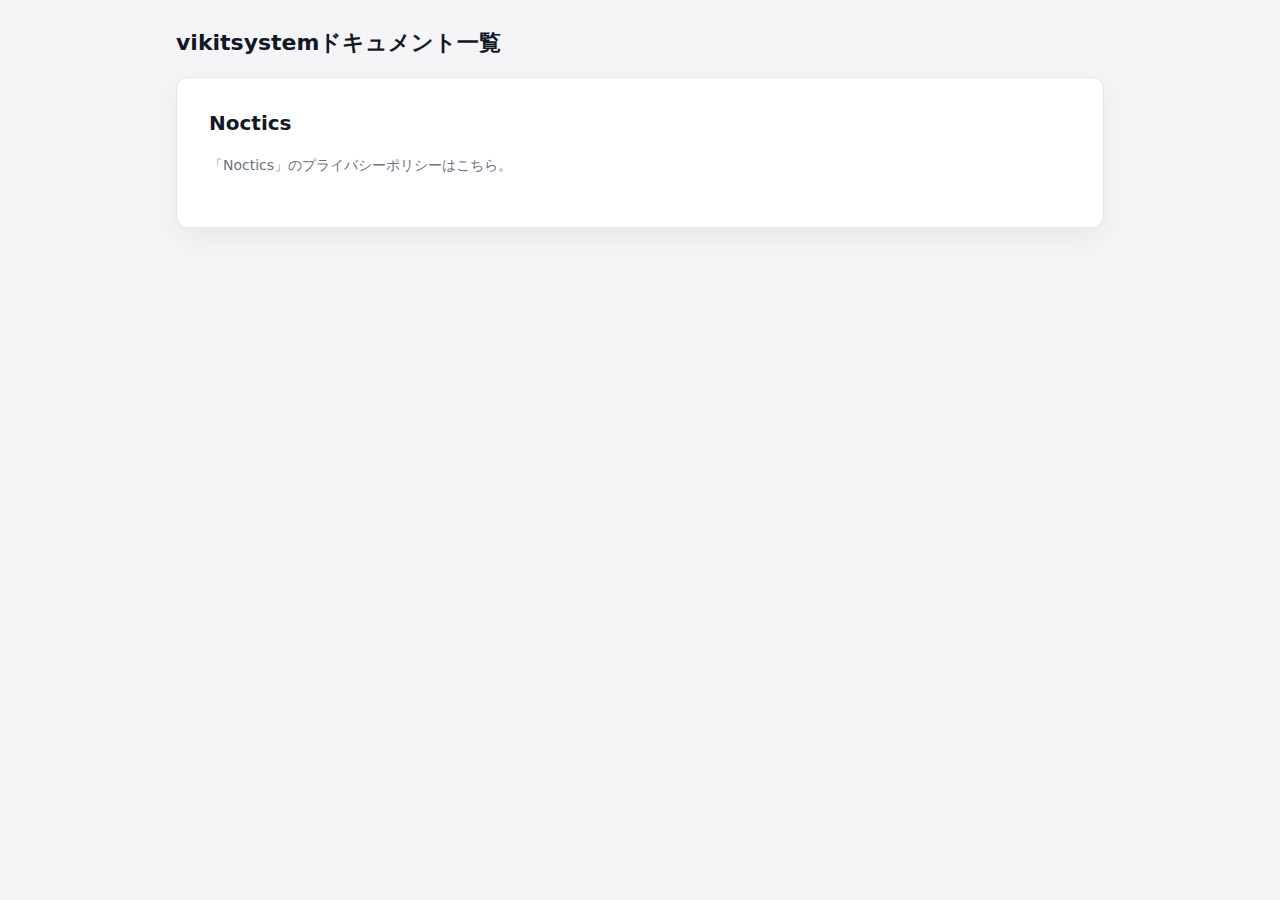
<file: index.html>
<!DOCTYPE html>
<html lang="ja">
<head>
  <meta charset="UTF-8" />
  <meta name="viewport" content="width=device-width, initial-scale=1.0" />
  <title>ポリシー一覧 | VikitSystem</title>
  <meta name="description" content="VikitSystem の各サービスに関するプライバシーポリシーおよび利用規約ページ一覧です。" />

  <link rel="stylesheet" href="./style.css" />
</head>

<body>
  <div class="page">
    <main>
      <h1 class="card-title">vikitsystemドキュメント一覧</h1>

      <div class="card-list">
        
        <!-- Noctics -->
        <a href="./noctics/index.html" class="card-link">
          <article class="card">
            <div class="card-title-center">Noctics</div>
            <p class="card-description">
              「Noctics」のプライバシーポリシーはこちら。
            </p>
          </article>
        </a>
      </div>

    </main>
  </div>
</body>
</html>
</file>
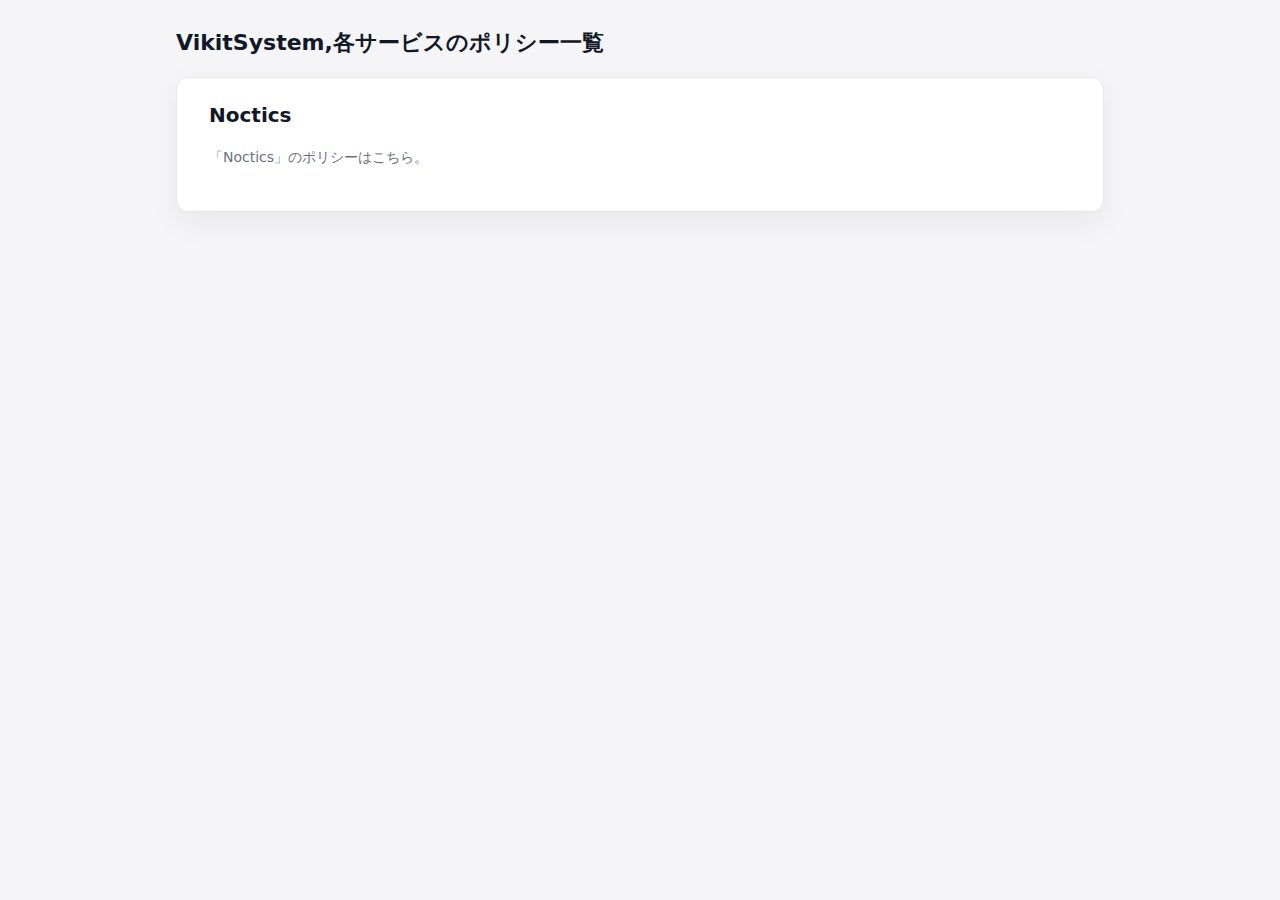
<file: docs/index.html>
<!DOCTYPE html>
<html lang="ja">
<head>
  <meta charset="UTF-8" />
  <meta name="viewport" content="width=device-width, initial-scale=1.0" />
  <title>VikitSystem,各サービスポリシー一覧 | VikitSystem</title>
  <meta name="description" content="VikitSystem の各サービスに関するプライバシーポリシーおよび利用規約ページ一覧です。" />

  <link rel="stylesheet" href="./style.css" />
</head>

<body>
  <div class="page">
    <main>
      <h1 class="card-title">VikitSystem,各サービスのポリシー一覧</h1>

      <div class="card-list">
        
        <!-- Noctics -->
        <div class="card-wrapper">
          <a href="./noctics/index.html" class="card-link">
            <article class="card">
              <div class="card-title-center">Noctics</div>
              <p class="card-description">
                「Noctics」のポリシーはこちら。
              </p>
            </article>
          </a>
        </div>
      </div>

    </main>
  </div>
</body>
</html>
</file>
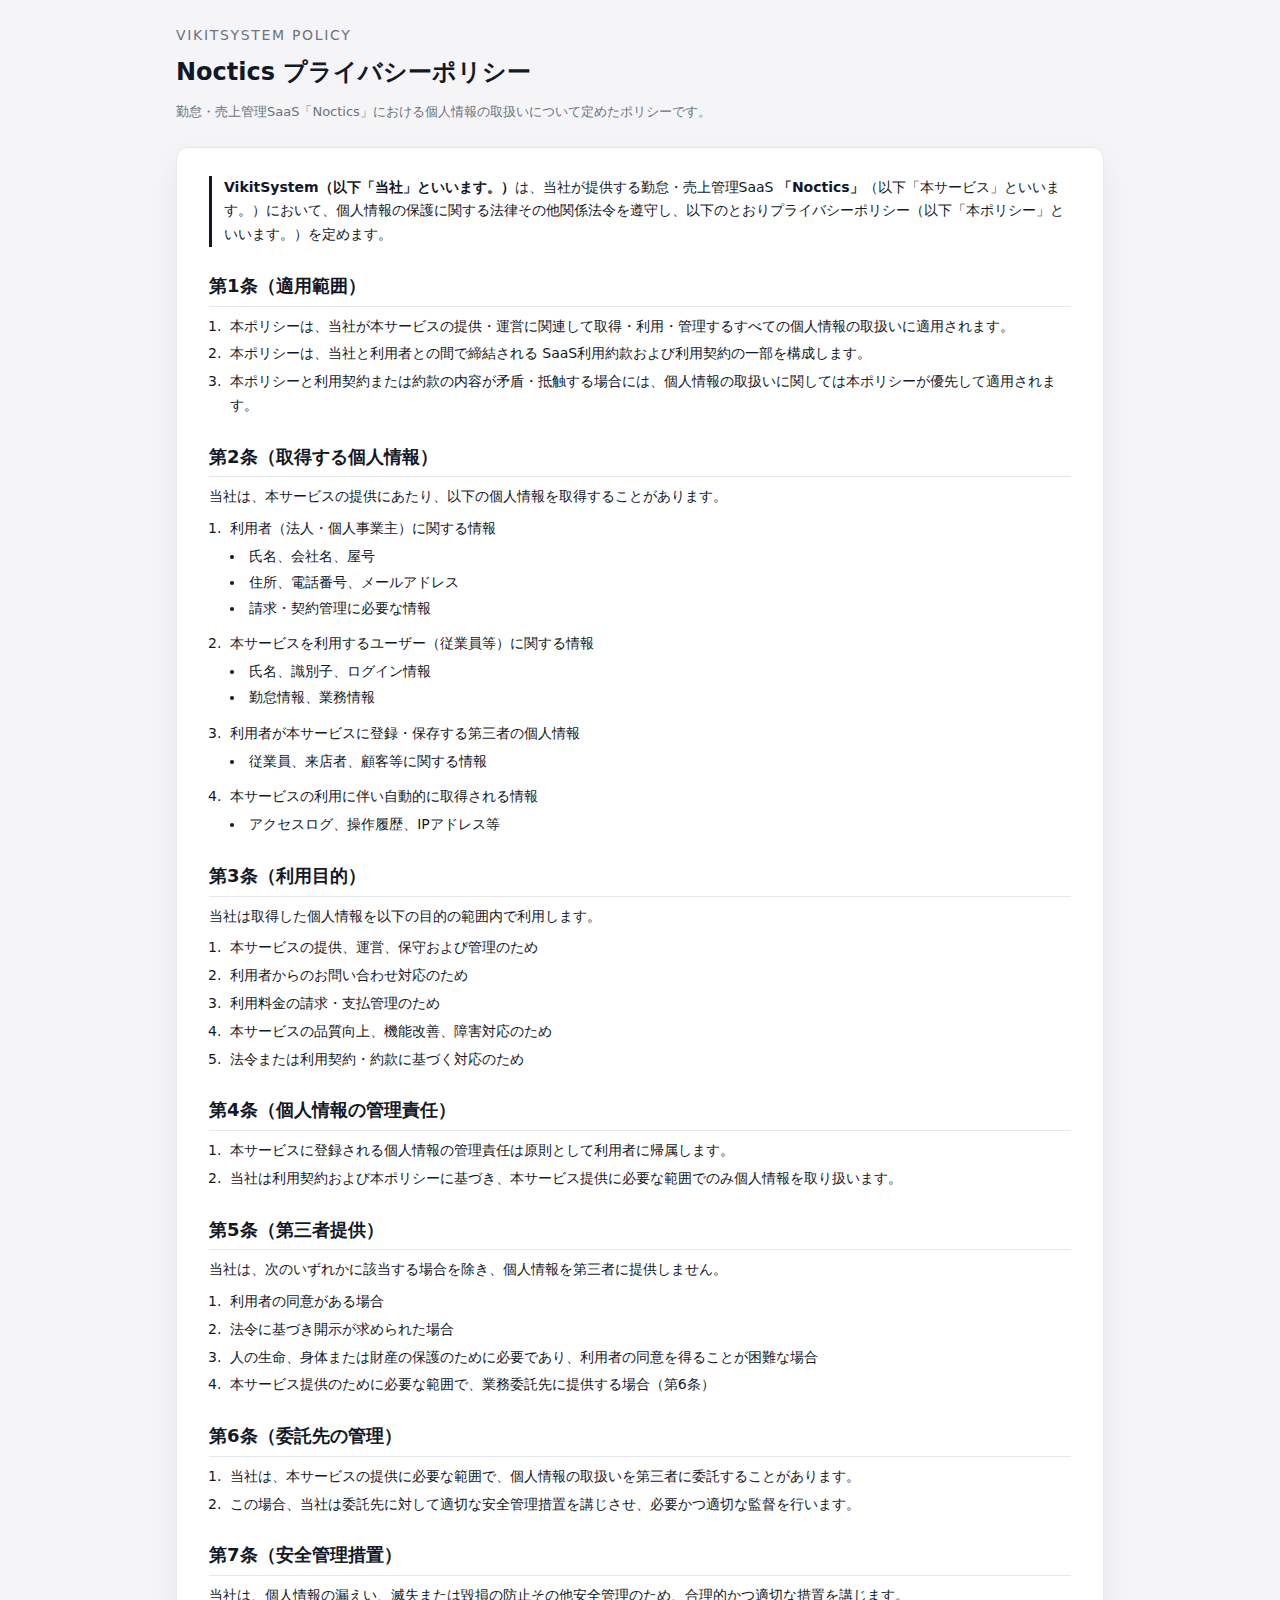
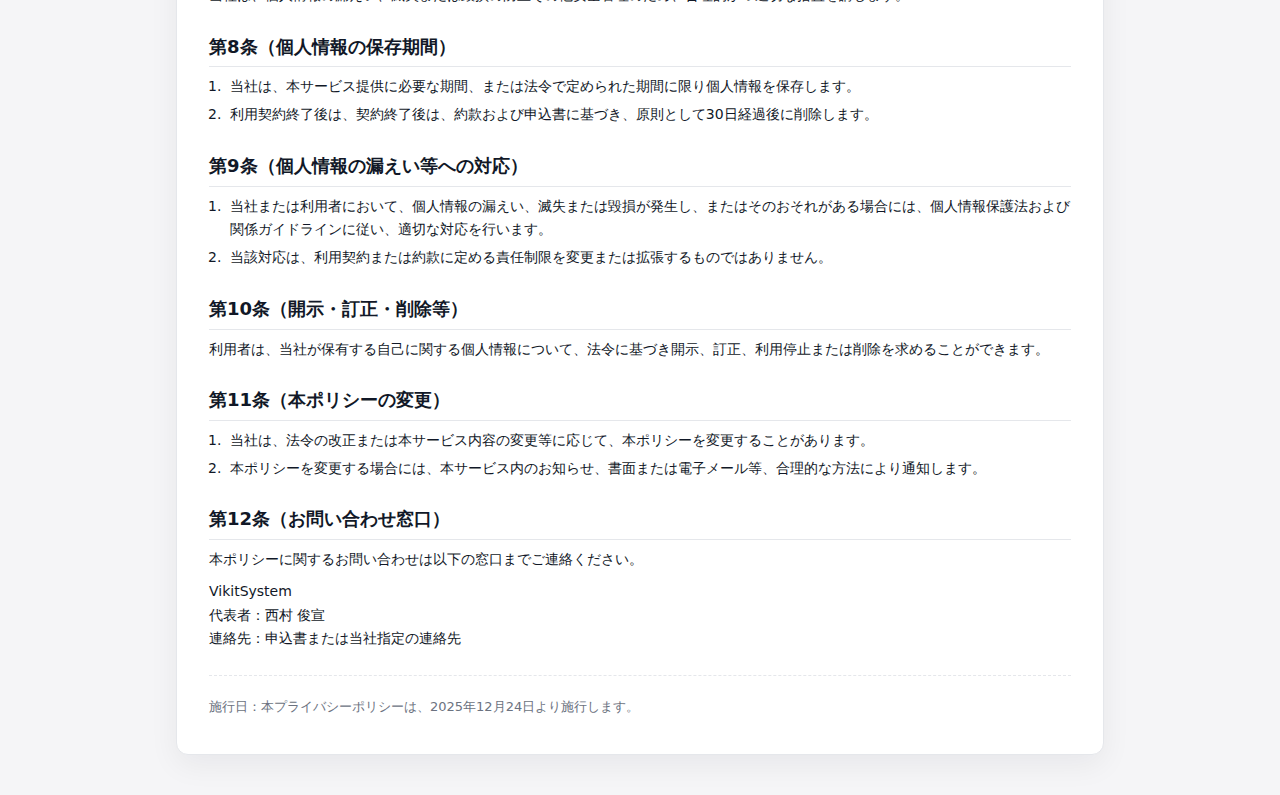
<file: noctics/index.html>
<!DOCTYPE html>
<html lang="ja">
<head>
  <meta charset="UTF-8" />
  <meta name="viewport" content="width=device-width, initial-scale=1.0" />
  <title>Noctics プライバシーポリシー | VikitSystem</title>
  <meta name="description" content="VikitSystem が提供する勤怠・売上管理SaaS「Noctics」のプライバシーポリシーです。" />
  <style>
    :root {
      --bg: #f5f5f7;
      --card-bg: #ffffff;
      --border: #e5e7eb;
      --text-main: #111827;
      --text-muted: #6b7280;
      --accent: #111827;
      --accent-soft: #e5e7eb;
    }

    * {
      box-sizing: border-box;
    }

    body {
      margin: 0;
      font-family: system-ui, -apple-system, BlinkMacSystemFont, "Segoe UI",
        sans-serif;
      background: var(--bg);
      color: var(--text-main);
      line-height: 1.7;
    }

    .page {
      max-width: 960px;
      margin: 0 auto;
      padding: 24px 16px 40px;
    }

    header {
      margin-bottom: 24px;
    }

    .site-title {
      font-size: 14px;
      letter-spacing: 0.12em;
      text-transform: uppercase;
      color: var(--text-muted);
      margin: 0 0 4px;
    }

    .page-title {
      font-size: 24px;
      font-weight: 700;
      margin: 0 0 8px;
    }

    .page-subtitle {
      font-size: 13px;
      color: var(--text-muted);
      margin: 0;
    }

    .card {
      background: var(--card-bg);
      border-radius: 12px;
      padding: 24px 20px 28px;
      box-shadow: 0 10px 30px rgba(15, 23, 42, 0.06);
      border: 1px solid var(--border);
    }

    @media (min-width: 640px) {
      .card {
        padding: 28px 32px 36px;
      }
    }

    .intro {
      border-left: 3px solid var(--accent);
      padding-left: 12px;
      margin-bottom: 20px;
    }

    .intro p {
      margin: 0;
      font-size: 14px;
    }

    .service-name {
      font-weight: 600;
    }

    h2.article-title {
      font-size: 18px;
      margin: 24px 0 8px;
      padding-bottom: 4px;
      border-bottom: 1px solid var(--accent-soft);
    }

    .article-body {
      font-size: 14px;
      margin: 0 0 8px;
    }

    ol.article-list {
      margin: 4px 0 12px 1.2em;
      padding: 0;
      font-size: 14px;
    }

    ol.article-list li {
      margin: 4px 0;
      padding-left: 4px;
    }

    ul.bullet-list {
      margin: 4px 0 12px 1.1em;
      padding: 0;
      font-size: 14px;
      list-style: disc;
    }

    ul.bullet-list li {
      margin: 2px 0;
    }

    .section-footer {
      margin-top: 24px;
      padding-top: 12px;
      border-top: 1px dashed var(--accent-soft);
      font-size: 13px;
      color: var(--text-muted);
    }

    .enact {
      margin-top: 8px;
      font-size: 13px;
    }
  </style>
</head>
<body>
  <div class="page">
    <header>
      <p class="site-title">VikitSystem Policy</p>
      <h1 class="page-title">Noctics プライバシーポリシー</h1>
      <p class="page-subtitle">
        勤怠・売上管理SaaS「Noctics」における個人情報の取扱いについて定めたポリシーです。
      </p>
    </header>

    <main>
      <article class="card">
        <section class="intro">
          <p>
            <strong>VikitSystem（以下「当社」といいます。）</strong
            >は、当社が提供する勤怠・売上管理SaaS
            <span class="service-name">「Noctics」</span
            >（以下「本サービス」といいます。）において、個人情報の保護に関する法律その他関係法令を遵守し、以下のとおりプライバシーポリシー（以下「本ポリシー」といいます。）を定めます。
          </p>
        </section>

        <!-- 第1条 -->
        <section>
          <h2 class="article-title">第1条（適用範囲）</h2>
          <ol class="article-list">
            <li>
              本ポリシーは、当社が本サービスの提供・運営に関連して取得・利用・管理するすべての個人情報の取扱いに適用されます。
            </li>
            <li>
              本ポリシーは、当社と利用者との間で締結される
              SaaS利用約款および利用契約の一部を構成します。
            </li>
            <li>
              本ポリシーと利用契約または約款の内容が矛盾・抵触する場合には、個人情報の取扱いに関しては本ポリシーが優先して適用されます。
            </li>
          </ol>
        </section>

        <!-- 第2条 -->
        <section>
          <h2 class="article-title">第2条（取得する個人情報）</h2>
          <p class="article-body">
            当社は、本サービスの提供にあたり、以下の個人情報を取得することがあります。
          </p>

          <ol class="article-list">
            <li>
              利用者（法人・個人事業主）に関する情報
              <ul class="bullet-list">
                <li>氏名、会社名、屋号</li>
                <li>住所、電話番号、メールアドレス</li>
                <li>請求・契約管理に必要な情報</li>
              </ul>
            </li>
            <li>
              本サービスを利用するユーザー（従業員等）に関する情報
              <ul class="bullet-list">
                <li>氏名、識別子、ログイン情報</li>
                <li>勤怠情報、業務情報</li>
              </ul>
            </li>
            <li>
              利用者が本サービスに登録・保存する第三者の個人情報
              <ul class="bullet-list">
                <li>従業員、来店者、顧客等に関する情報</li>
              </ul>
            </li>
            <li>
              本サービスの利用に伴い自動的に取得される情報
              <ul class="bullet-list">
                <li>アクセスログ、操作履歴、IPアドレス等</li>
              </ul>
            </li>
          </ol>
        </section>

        <!-- 第3条 -->
        <section>
          <h2 class="article-title">第3条（利用目的）</h2>
          <p class="article-body">
            当社は取得した個人情報を以下の目的の範囲内で利用します。
          </p>
          <ol class="article-list">
            <li>本サービスの提供、運営、保守および管理のため</li>
            <li>利用者からのお問い合わせ対応のため</li>
            <li>利用料金の請求・支払管理のため</li>
            <li>本サービスの品質向上、機能改善、障害対応のため</li>
            <li>法令または利用契約・約款に基づく対応のため</li>
          </ol>
        </section>

        <!-- 第4条 -->
        <section>
          <h2 class="article-title">第4条（個人情報の管理責任）</h2>
          <ol class="article-list">
            <li>
              本サービスに登録される個人情報の管理責任は原則として利用者に帰属します。
            </li>
            <li>
              当社は利用契約および本ポリシーに基づき、本サービス提供に必要な範囲でのみ個人情報を取り扱います。
            </li>
          </ol>
        </section>

        <!-- 第5条 -->
        <section>
          <h2 class="article-title">第5条（第三者提供）</h2>
          <p class="article-body">
            当社は、次のいずれかに該当する場合を除き、個人情報を第三者に提供しません。
          </p>
          <ol class="article-list">
            <li>利用者の同意がある場合</li>
            <li>法令に基づき開示が求められた場合</li>
            <li>
              人の生命、身体または財産の保護のために必要であり、利用者の同意を得ることが困難な場合
            </li>
            <li>
              本サービス提供のために必要な範囲で、業務委託先に提供する場合（第6条）
            </li>
          </ol>
        </section>

        <!-- 第6条 -->
        <section>
          <h2 class="article-title">第6条（委託先の管理）</h2>
          <ol class="article-list">
            <li>
              当社は、本サービスの提供に必要な範囲で、個人情報の取扱いを第三者に委託することがあります。
            </li>
            <li>
              この場合、当社は委託先に対して適切な安全管理措置を講じさせ、必要かつ適切な監督を行います。
            </li>
          </ol>
        </section>

        <!-- 第7条 -->
        <section>
          <h2 class="article-title">第7条（安全管理措置）</h2>
          <p class="article-body">
            当社は、個人情報の漏えい、滅失または毀損の防止その他安全管理のため、合理的かつ適切な措置を講じます。
          </p>
        </section>

        <!-- 第8条 -->
        <section>
          <h2 class="article-title">第8条（個人情報の保存期間）</h2>
          <ol class="article-list">
            <li>
              当社は、本サービス提供に必要な期間、または法令で定められた期間に限り個人情報を保存します。
            </li>
            <li>
              利用契約終了後は、契約終了後は、約款および申込書に基づき、原則として30日経過後に削除します。
            </li>
          </ol>
        </section>

        <!-- 第9条 -->
        <section>
          <h2 class="article-title">第9条（個人情報の漏えい等への対応）</h2>
          <ol class="article-list">
            <li>
              当社または利用者において、個人情報の漏えい、滅失または毀損が発生し、またはそのおそれがある場合には、個人情報保護法および関係ガイドラインに従い、適切な対応を行います。
            </li>
            <li>
              当該対応は、利用契約または約款に定める責任制限を変更または拡張するものではありません。
            </li>
          </ol>
        </section>

        <!-- 第10条 -->
        <section>
          <h2 class="article-title">第10条（開示・訂正・削除等）</h2>
          <p class="article-body">
            利用者は、当社が保有する自己に関する個人情報について、法令に基づき開示、訂正、利用停止または削除を求めることができます。
          </p>
        </section>

        <!-- 第11条 -->
        <section>
          <h2 class="article-title">第11条（本ポリシーの変更）</h2>
          <ol class="article-list">
            <li>
              当社は、法令の改正または本サービス内容の変更等に応じて、本ポリシーを変更することがあります。
            </li>
            <li>
              本ポリシーを変更する場合には、本サービス内のお知らせ、書面または電子メール等、合理的な方法により通知します。
            </li>
          </ol>
        </section>

        <!-- 第12条 -->
        <section>
          <h2 class="article-title">第12条（お問い合わせ窓口）</h2>
          <p class="article-body">
            本ポリシーに関するお問い合わせは以下の窓口までご連絡ください。
          </p>
          <p class="article-body">
            VikitSystem<br />
            代表者：西村 俊宣<br />
            連絡先：申込書または当社指定の連絡先
          </p>
        </section>

        <div class="section-footer">
          <div class="enact">
            施行日：本プライバシーポリシーは、2025年12月24日より施行します。
          </div>
        </div>
      </article>
    </main>
  </div>
</body>
</html>
</file>
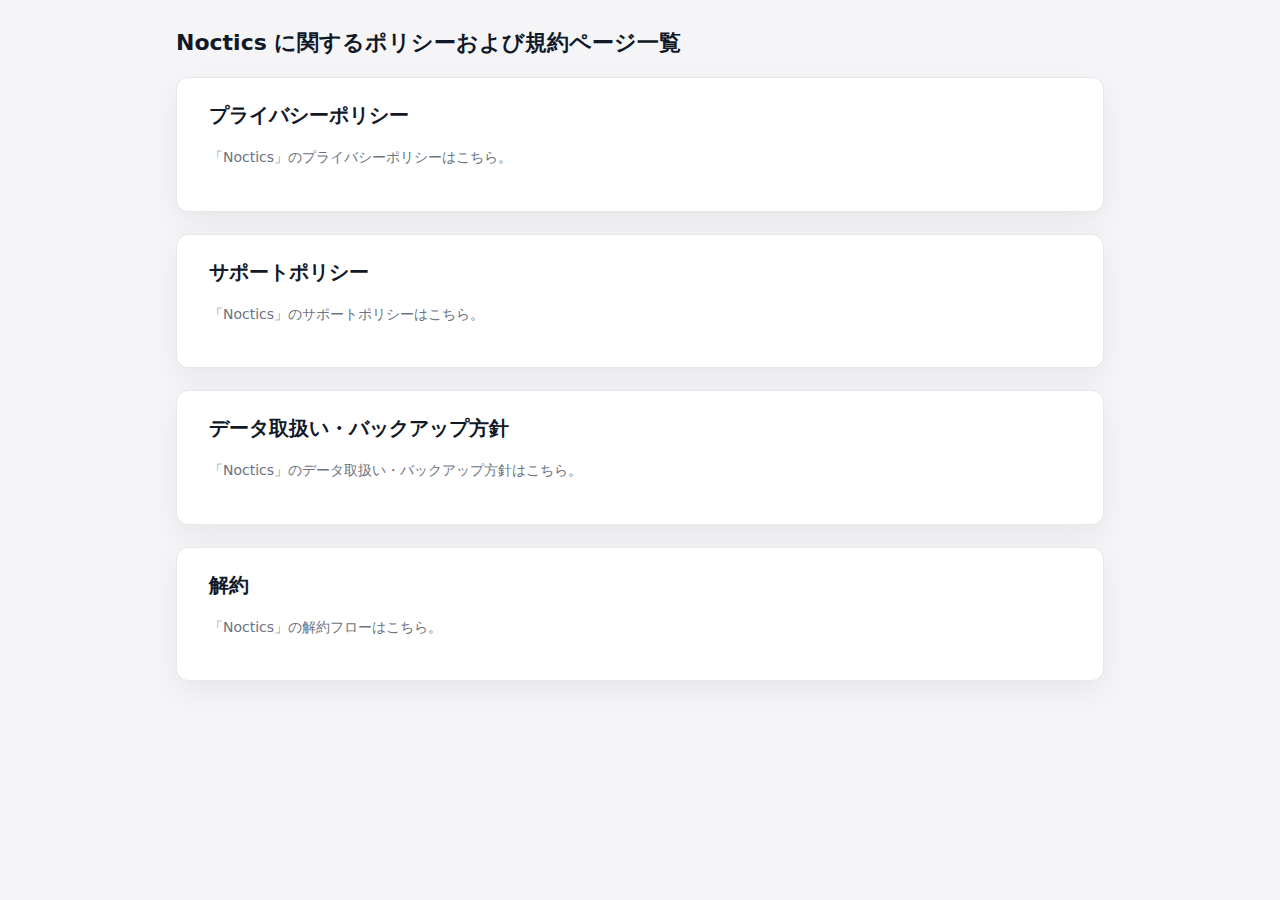
<file: docs/noctics/index.html>
<!DOCTYPE html>
<html lang="ja">
<head>
  <meta charset="UTF-8" />
  <meta name="viewport" content="width=device-width, initial-scale=1.0" />
  <title>Nocticsポリシー一覧 | VikitSystem</title>
  <meta name="description" content="Noctics の各サービスに関するポリシーおよび規約ページ一覧です。" />

  <link rel="stylesheet" href="../style.css" />
</head>

<body>
  <div class="page">
    <main>
      <h1 class="card-title">Noctics に関するポリシーおよび規約ページ一覧</h1>

      <div class="card-list">

        <div class="card-wrapper">
          <a href="./privacy/index.html" class="card-link">
            <article class="card">
              <div class="card-title-center">プライバシーポリシー</div>
              <p class="card-description">
                「Noctics」のプライバシーポリシーはこちら。
              </p>
            </article>
          </a>
        </div>
        
        <div class="card-wrapper">
          <a href="./support/index.html" class="card-link">
            <article class="card">
              <div class="card-title-center">サポートポリシー</div>
              <p class="card-description">
                「Noctics」のサポートポリシーはこちら。
              </p>
            </article>
          </a>
        </div>

        <div class="card-wrapper">
          <a href="./data/index.html" class="card-link">
            <article class="card">
              <div class="card-title-center">データ取扱い・バックアップ方針</div>
              <p class="card-description">
                「Noctics」のデータ取扱い・バックアップ方針はこちら。
              </p>
            </article>
          </a>
        </div>
        
        <div class="card-wrapper">
          <a href="./cancellation/index.html" class="card-link">
            <article class="card">
              <div class="card-title-center">解約</div>
              <p class="card-description">
                「Noctics」の解約フローはこちら。
              </p>
            </article>
          </a>
        </div>
      </div>

    </main>
  </div>
</body>
</html>
</file>
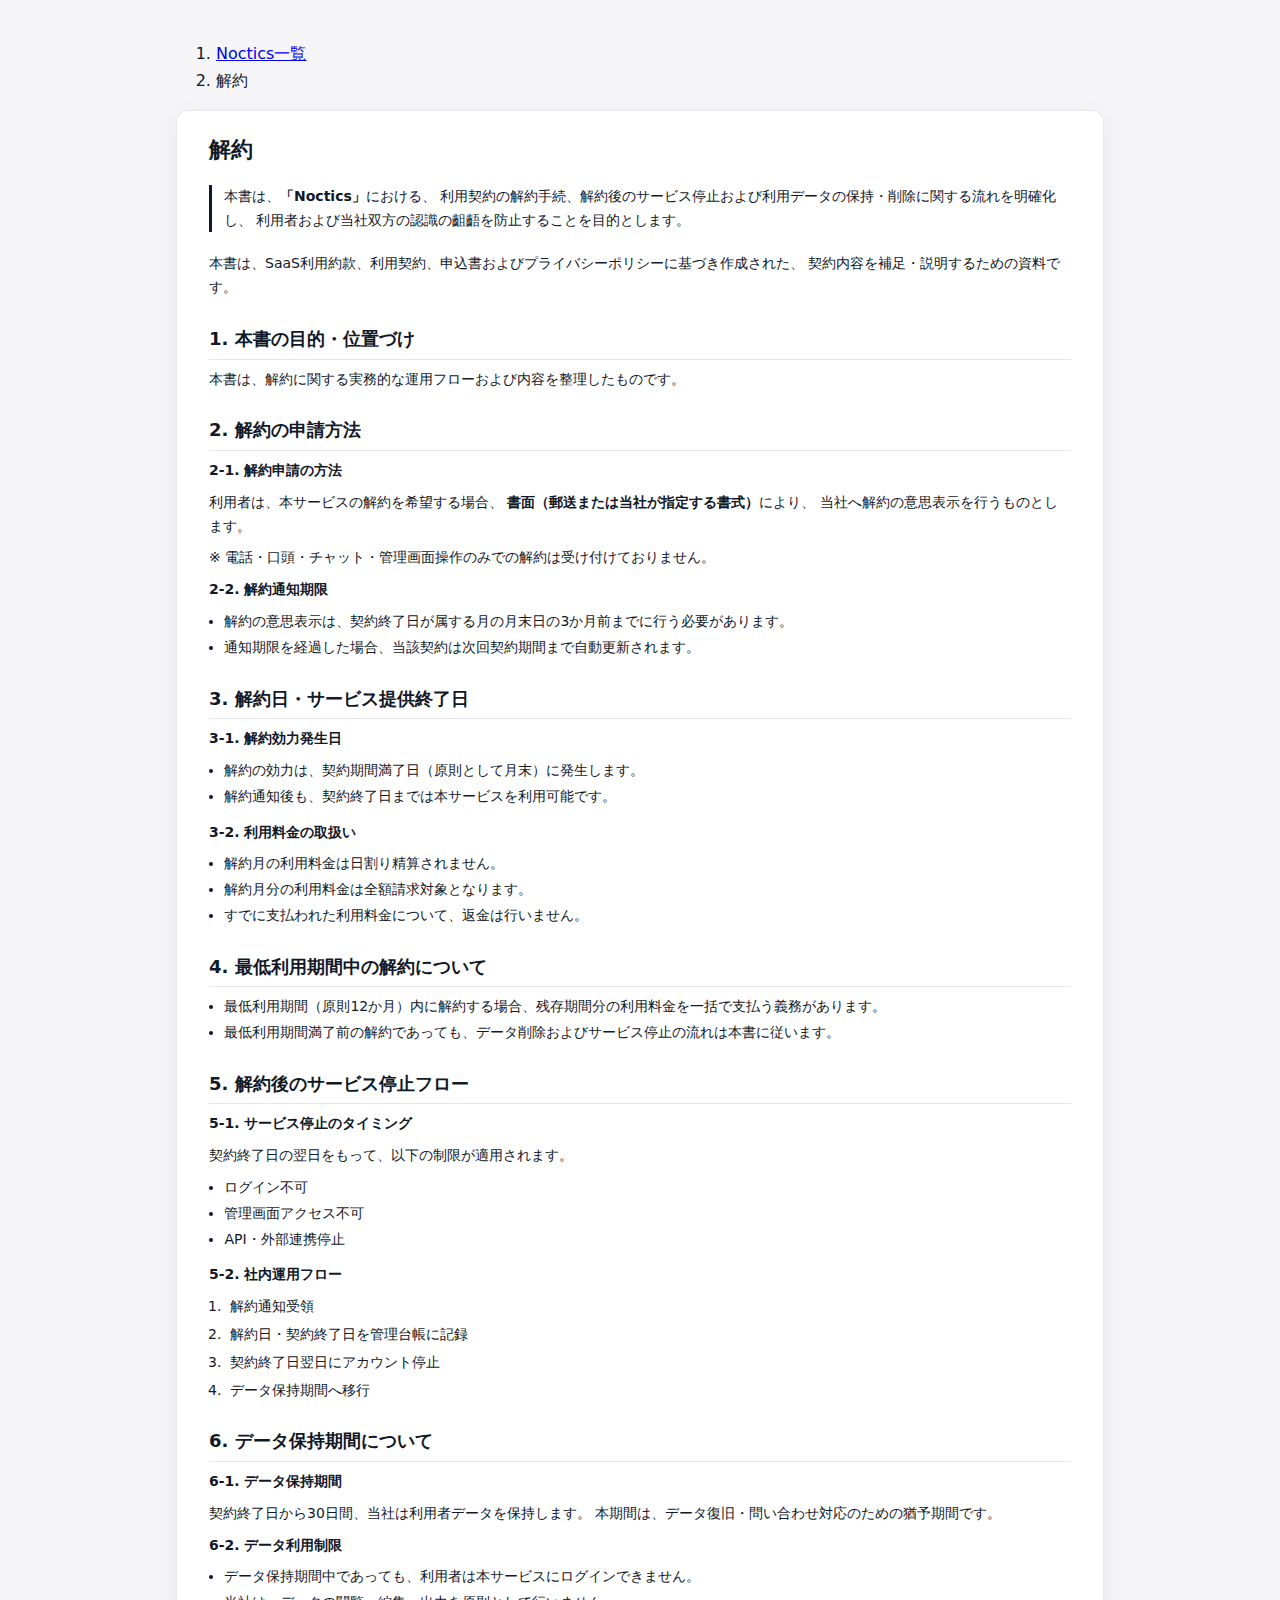
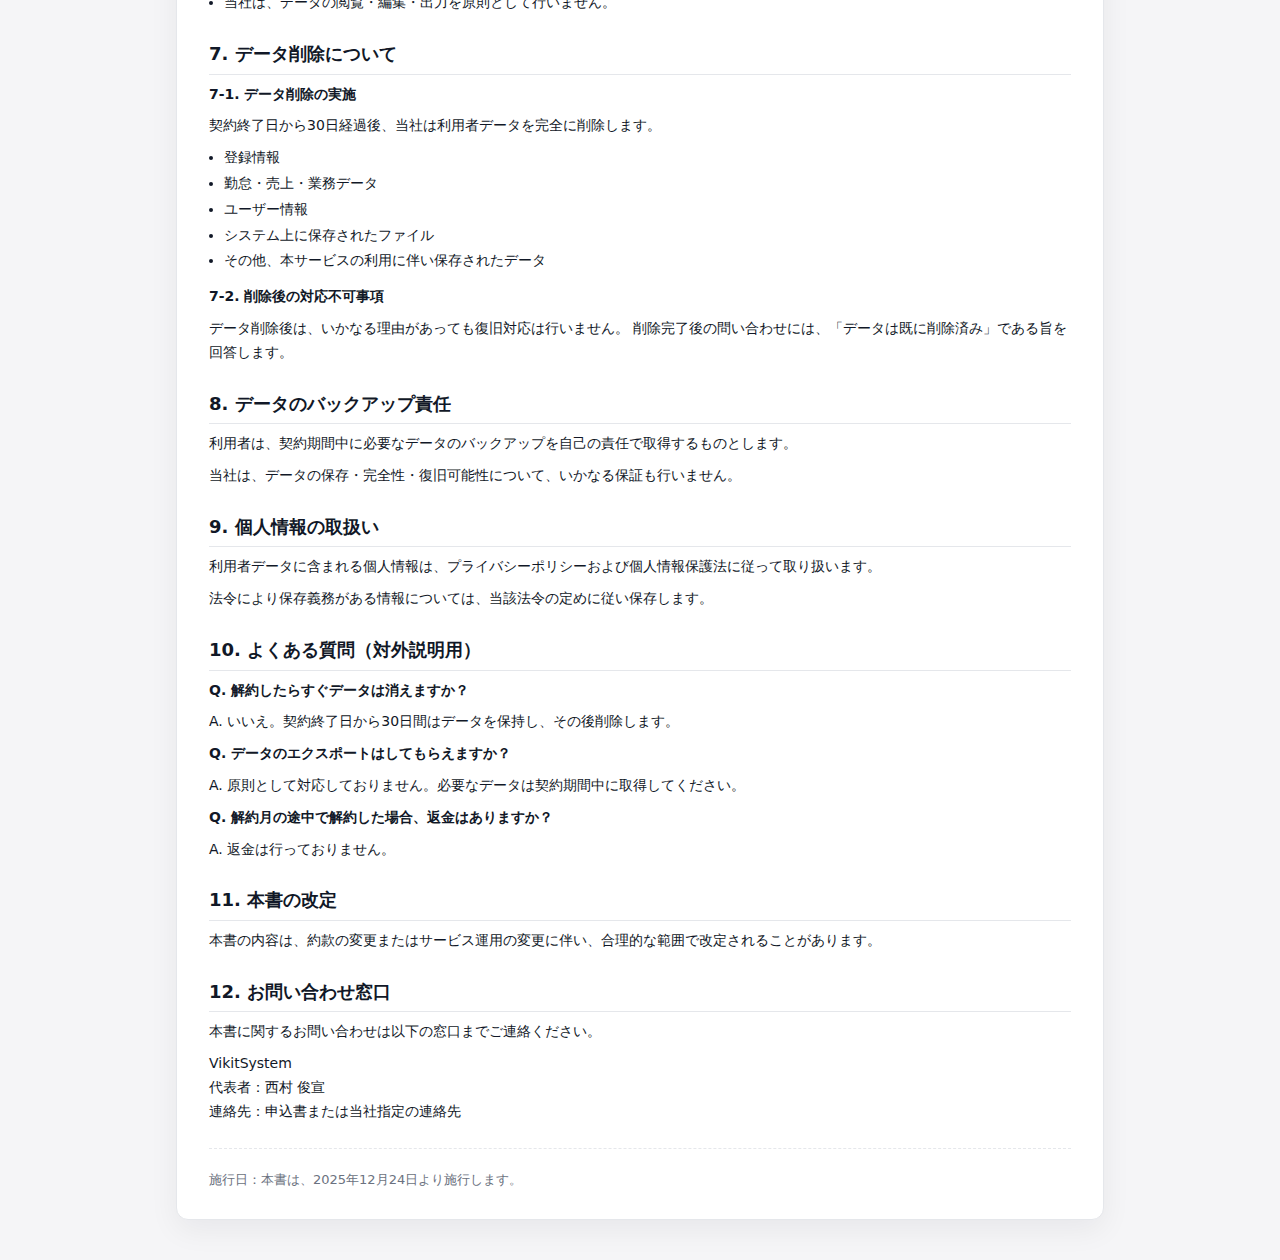
<file: docs/noctics/cancellation/index.html>
<!DOCTYPE html>
<html lang="ja">
<head>
  <meta charset="UTF-8" />
  <meta name="viewport" content="width=device-width, initial-scale=1.0" />
  <title>解約 | Noctics</title>
  <meta
    name="description"
    content="「Noctics」における解約手続、サービス停止およびデータ削除フローに関する説明資料です。"
  />
  <!-- 共通CSS -->
  <link rel="stylesheet" href="../../style.css" />
</head>
<body>
  <div class="page">
    <main>
      <nav class="breadcrumb" aria-label="breadcrumb">
        <ol>
          <li><a href="../index.html">Noctics一覧</a></li>
          <li aria-current="page">解約</li>
        </ol>
      </nav>
      <article class="card">
        <h1 class="card-title">解約</h1>

        <section class="intro">
          <p>
            本書は、<strong>「Noctics」</strong>における、
            利用契約の解約手続、解約後のサービス停止および利用データの保持・削除に関する流れを明確化し、
            利用者および当社双方の認識の齟齬を防止することを目的とします。
          </p>
        </section>

        <p class="article-body">
          本書は、SaaS利用約款、利用契約、申込書およびプライバシーポリシーに基づき作成された、
          契約内容を補足・説明するための資料です。
        </p>

        <!-- 1 -->
        <section>
          <h2 class="article-title">1. 本書の目的・位置づけ</h2>
          <p class="article-body">
            本書は、解約に関する実務的な運用フローおよび内容を整理したものです。
          </p>
        </section>

        <!-- 2 -->
        <section>
          <h2 class="article-title">2. 解約の申請方法</h2>

          <h3 class="article-body"><strong>2-1. 解約申請の方法</strong></h3>
          <p class="article-body">
            利用者は、本サービスの解約を希望する場合、
            <strong>書面（郵送または当社が指定する書式）</strong>により、
            当社へ解約の意思表示を行うものとします。
          </p>
          <p class="article-body">
            ※ 電話・口頭・チャット・管理画面操作のみでの解約は受け付けておりません。
          </p>

          <h3 class="article-body"><strong>2-2. 解約通知期限</strong></h3>
          <ul class="bullet-list">
            <li>解約の意思表示は、契約終了日が属する月の月末日の3か月前までに行う必要があります。</li>
            <li>通知期限を経過した場合、当該契約は次回契約期間まで自動更新されます。</li>
          </ul>
        </section>

        <!-- 3 -->
        <section>
          <h2 class="article-title">3. 解約日・サービス提供終了日</h2>

          <h3 class="article-body"><strong>3-1. 解約効力発生日</strong></h3>
          <ul class="bullet-list">
            <li>解約の効力は、契約期間満了日（原則として月末）に発生します。</li>
            <li>解約通知後も、契約終了日までは本サービスを利用可能です。</li>
          </ul>

          <h3 class="article-body"><strong>3-2. 利用料金の取扱い</strong></h3>
          <ul class="bullet-list">
            <li>解約月の利用料金は日割り精算されません。</li>
            <li>解約月分の利用料金は全額請求対象となります。</li>
            <li>すでに支払われた利用料金について、返金は行いません。</li>
          </ul>
        </section>

        <!-- 4 -->
        <section>
          <h2 class="article-title">4. 最低利用期間中の解約について</h2>
          <ul class="bullet-list">
            <li>最低利用期間（原則12か月）内に解約する場合、残存期間分の利用料金を一括で支払う義務があります。</li>
            <li>最低利用期間満了前の解約であっても、データ削除およびサービス停止の流れは本書に従います。</li>
          </ul>
        </section>

        <!-- 5 -->
        <section>
          <h2 class="article-title">5. 解約後のサービス停止フロー</h2>

          <h3 class="article-body"><strong>5-1. サービス停止のタイミング</strong></h3>
          <p class="article-body">
            契約終了日の翌日をもって、以下の制限が適用されます。
          </p>
          <ul class="bullet-list">
            <li>ログイン不可</li>
            <li>管理画面アクセス不可</li>
            <li>API・外部連携停止</li>
          </ul>

          <h3 class="article-body"><strong>5-2. 社内運用フロー</strong></h3>
          <ol class="article-list">
            <li>解約通知受領</li>
            <li>解約日・契約終了日を管理台帳に記録</li>
            <li>契約終了日翌日にアカウント停止</li>
            <li>データ保持期間へ移行</li>
          </ol>
        </section>

        <!-- 6 -->
        <section>
          <h2 class="article-title">6. データ保持期間について</h2>

          <h3 class="article-body"><strong>6-1. データ保持期間</strong></h3>
          <p class="article-body">
            契約終了日から30日間、当社は利用者データを保持します。
            本期間は、データ復旧・問い合わせ対応のための猶予期間です。
          </p>

          <h3 class="article-body"><strong>6-2. データ利用制限</strong></h3>
          <ul class="bullet-list">
            <li>データ保持期間中であっても、利用者は本サービスにログインできません。</li>
            <li>当社は、データの閲覧・編集・出力を原則として行いません。</li>
          </ul>
        </section>

        <!-- 7 -->
        <section>
          <h2 class="article-title">7. データ削除について</h2>

          <h3 class="article-body"><strong>7-1. データ削除の実施</strong></h3>
          <p class="article-body">
            契約終了日から30日経過後、当社は利用者データを完全に削除します。
          </p>
          <ul class="bullet-list">
            <li>登録情報</li>
            <li>勤怠・売上・業務データ</li>
            <li>ユーザー情報</li>
            <li>システム上に保存されたファイル</li>
            <li>その他、本サービスの利用に伴い保存されたデータ</li>
          </ul>

          <h3 class="article-body"><strong>7-2. 削除後の対応不可事項</strong></h3>
          <p class="article-body">
            データ削除後は、いかなる理由があっても復旧対応は行いません。
            削除完了後の問い合わせには、「データは既に削除済み」である旨を回答します。
          </p>
        </section>

        <!-- 8 -->
        <section>
          <h2 class="article-title">8. データのバックアップ責任</h2>
          <p class="article-body">
            利用者は、契約期間中に必要なデータのバックアップを自己の責任で取得するものとします。
          </p>
          <p class="article-body">
            当社は、データの保存・完全性・復旧可能性について、いかなる保証も行いません。
          </p>
        </section>

        <!-- 9 -->
        <section>
          <h2 class="article-title">9. 個人情報の取扱い</h2>
          <p class="article-body">
            利用者データに含まれる個人情報は、プライバシーポリシーおよび個人情報保護法に従って取り扱います。
          </p>
          <p class="article-body">
            法令により保存義務がある情報については、当該法令の定めに従い保存します。
          </p>
        </section>

        <!-- 10 -->
        <section>
          <h2 class="article-title">10. よくある質問（対外説明用）</h2>

          <p class="article-body"><strong>Q. 解約したらすぐデータは消えますか？</strong></p>
          <p class="article-body">
            A. いいえ。契約終了日から30日間はデータを保持し、その後削除します。
          </p>

          <p class="article-body"><strong>Q. データのエクスポートはしてもらえますか？</strong></p>
          <p class="article-body">
            A. 原則として対応しておりません。必要なデータは契約期間中に取得してください。
          </p>

          <p class="article-body"><strong>Q. 解約月の途中で解約した場合、返金はありますか？</strong></p>
          <p class="article-body">
            A. 返金は行っておりません。
          </p>
        </section>

        <!-- 11 -->
        <section>
          <h2 class="article-title">11. 本書の改定</h2>
          <p class="article-body">
            本書の内容は、約款の変更またはサービス運用の変更に伴い、合理的な範囲で改定されることがあります。
          </p>
        </section>
        
        <section>
          <h2 class="article-title">12. お問い合わせ窓口</h2>
          <p class="article-body">
            本書に関するお問い合わせは以下の窓口までご連絡ください。
          </p>
          <p class="article-body">
            VikitSystem<br />
            代表者：西村 俊宣<br />
            連絡先：申込書または当社指定の連絡先
          </p>
        </section>

        <div class="section-footer">
          <div class="enact">
            施行日：本書は、2025年12月24日より施行します。
          </div>
        </dev>
      </article>
    </main>
  </div>
</body>
</html>
</file>
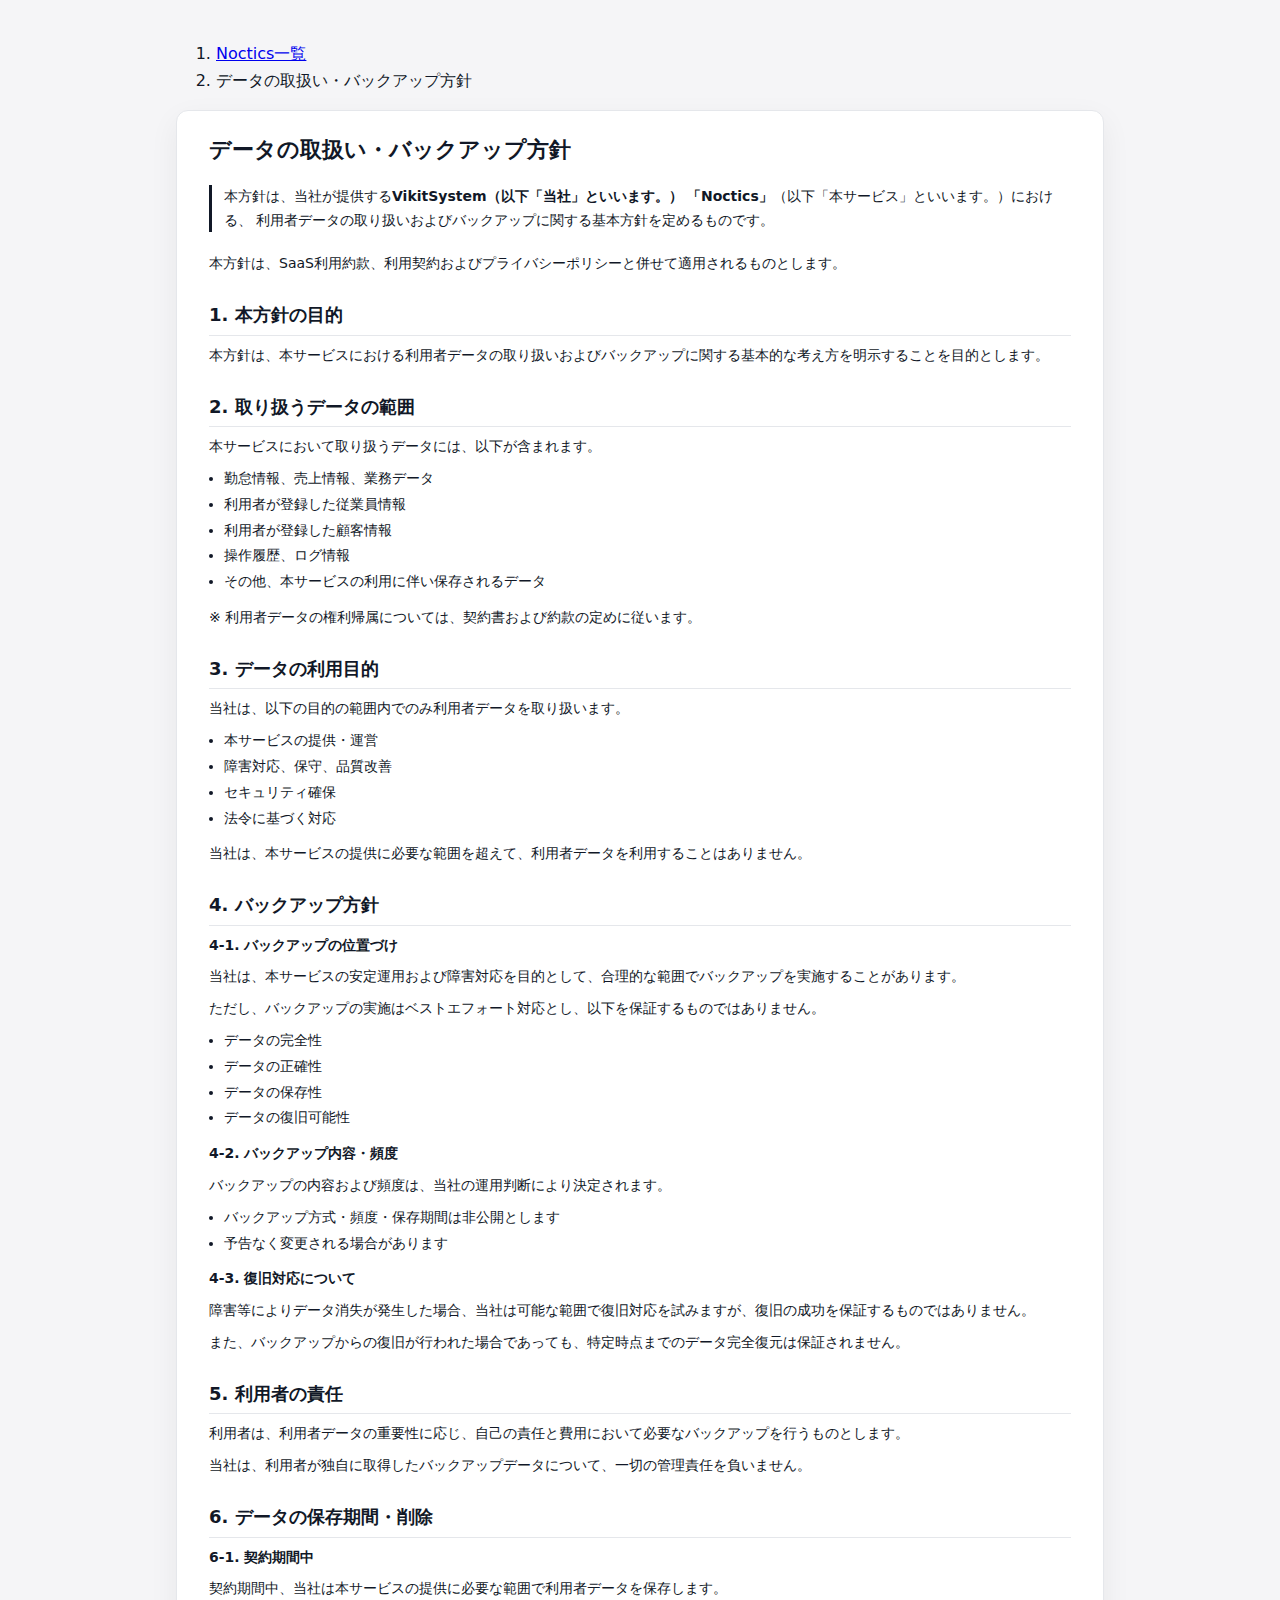
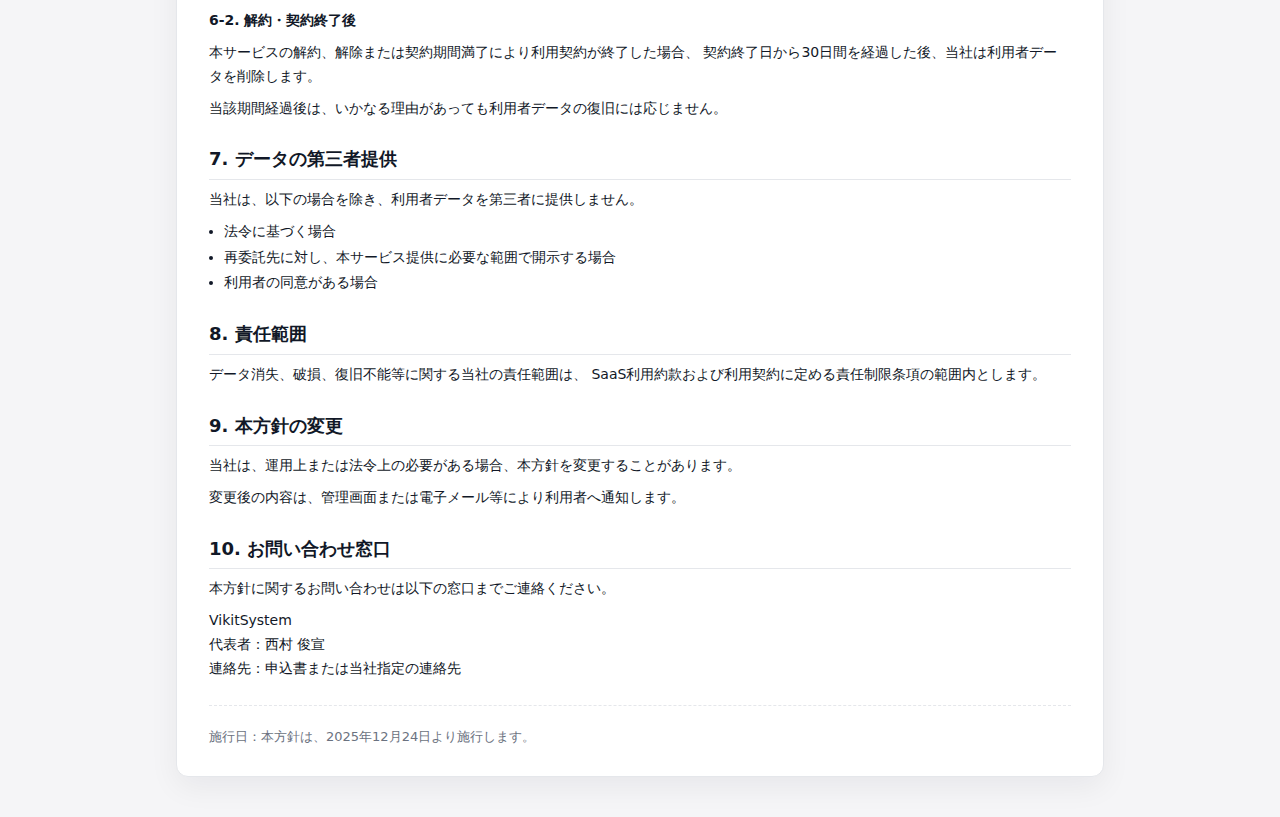
<file: docs/noctics/data/index.html>
<!DOCTYPE html>
<html lang="ja">
<head>
  <meta charset="UTF-8" />
  <meta name="viewport" content="width=device-width, initial-scale=1.0" />
  <title>データの取扱い・バックアップ方針 | Noctics</title>
  <meta
    name="description"
    content="「Noctics」におけるデータの取り扱いおよびバックアップ方針について定めた文書です。"
  />
  <!-- 共通CSS -->
  <link rel="stylesheet" href="../../style.css" />
</head>
<body>
  <div class="page">
    <main>
      <nav class="breadcrumb" aria-label="breadcrumb">
        <ol>
          <li><a href="../index.html">Noctics一覧</a></li>
          <li aria-current="page">データの取扱い・バックアップ方針</li>
        </ol>
      </nav>
      <article class="card">
        <h1 class="card-title">データの取扱い・バックアップ方針</h1>

        <section class="intro">
          <p>
            本方針は、当社が提供する<strong>VikitSystem（以下「当社」といいます。）</strong>
            <span class="service-name">「Noctics」</span>（以下「本サービス」といいます。）における、
            利用者データの取り扱いおよびバックアップに関する基本方針を定めるものです。
          </p>
        </section>

        <p class="article-body">
          本方針は、SaaS利用約款、利用契約およびプライバシーポリシーと併せて適用されるものとします。
        </p>

        <!-- 1. 本方針の目的 -->
        <section>
          <h2 class="article-title">1. 本方針の目的</h2>
          <p class="article-body">
            本方針は、本サービスにおける利用者データの取り扱いおよびバックアップに関する基本的な考え方を明示することを目的とします。
          </p>
        </section>

        <!-- 2. 取り扱うデータの範囲 -->
        <section>
          <h2 class="article-title">2. 取り扱うデータの範囲</h2>
          <p class="article-body">
            本サービスにおいて取り扱うデータには、以下が含まれます。
          </p>
          <ul class="bullet-list">
            <li>勤怠情報、売上情報、業務データ</li>
            <li>利用者が登録した従業員情報</li>
            <li>利用者が登録した顧客情報</li>
            <li>操作履歴、ログ情報</li>
            <li>その他、本サービスの利用に伴い保存されるデータ</li>
          </ul>
          <p class="article-body">
            ※ 利用者データの権利帰属については、契約書および約款の定めに従います。
          </p>
        </section>

        <!-- 3. データの利用目的 -->
        <section>
          <h2 class="article-title">3. データの利用目的</h2>
          <p class="article-body">
            当社は、以下の目的の範囲内でのみ利用者データを取り扱います。
          </p>
          <ul class="bullet-list">
            <li>本サービスの提供・運営</li>
            <li>障害対応、保守、品質改善</li>
            <li>セキュリティ確保</li>
            <li>法令に基づく対応</li>
          </ul>
          <p class="article-body">
            当社は、本サービスの提供に必要な範囲を超えて、利用者データを利用することはありません。
          </p>
        </section>

        <!-- 4. バックアップ方針 -->
        <section>
          <h2 class="article-title">4. バックアップ方針</h2>

          <h3 class="article-body"><strong>4-1. バックアップの位置づけ</strong></h3>
          <p class="article-body">
            当社は、本サービスの安定運用および障害対応を目的として、合理的な範囲でバックアップを実施することがあります。
          </p>
          <p class="article-body">
            ただし、バックアップの実施はベストエフォート対応とし、以下を保証するものではありません。
          </p>
          <ul class="bullet-list">
            <li>データの完全性</li>
            <li>データの正確性</li>
            <li>データの保存性</li>
            <li>データの復旧可能性</li>
          </ul>

          <h3 class="article-body"><strong>4-2. バックアップ内容・頻度</strong></h3>
          <p class="article-body">
            バックアップの内容および頻度は、当社の運用判断により決定されます。
          </p>
          <ul class="bullet-list">
            <li>バックアップ方式・頻度・保存期間は非公開とします</li>
            <li>予告なく変更される場合があります</li>
          </ul>

          <h3 class="article-body"><strong>4-3. 復旧対応について</strong></h3>
          <p class="article-body">
            障害等によりデータ消失が発生した場合、当社は可能な範囲で復旧対応を試みますが、復旧の成功を保証するものではありません。
          </p>
          <p class="article-body">
            また、バックアップからの復旧が行われた場合であっても、特定時点までのデータ完全復元は保証されません。
          </p>
        </section>

        <!-- 5. 利用者の責任 -->
        <section>
          <h2 class="article-title">5. 利用者の責任</h2>
          <p class="article-body">
            利用者は、利用者データの重要性に応じ、自己の責任と費用において必要なバックアップを行うものとします。
          </p>
          <p class="article-body">
            当社は、利用者が独自に取得したバックアップデータについて、一切の管理責任を負いません。
          </p>
        </section>

        <!-- 6. データの保存期間・削除 -->
        <section>
          <h2 class="article-title">6. データの保存期間・削除</h2>

          <h3 class="article-body"><strong>6-1. 契約期間中</strong></h3>
          <p class="article-body">
            契約期間中、当社は本サービスの提供に必要な範囲で利用者データを保存します。
          </p>

          <h3 class="article-body"><strong>6-2. 解約・契約終了後</strong></h3>
          <p class="article-body">
            本サービスの解約、解除または契約期間満了により利用契約が終了した場合、
            契約終了日から30日間を経過した後、当社は利用者データを削除します。
          </p>
          <p class="article-body">
            当該期間経過後は、いかなる理由があっても利用者データの復旧には応じません。
          </p>
        </section>

        <!-- 7. データの第三者提供 -->
        <section>
          <h2 class="article-title">7. データの第三者提供</h2>
          <p class="article-body">
            当社は、以下の場合を除き、利用者データを第三者に提供しません。
          </p>
          <ul class="bullet-list">
            <li>法令に基づく場合</li>
            <li>再委託先に対し、本サービス提供に必要な範囲で開示する場合</li>
            <li>利用者の同意がある場合</li>
          </ul>
        </section>

        <!-- 8. 責任範囲 -->
        <section>
          <h2 class="article-title">8. 責任範囲</h2>
          <p class="article-body">
            データ消失、破損、復旧不能等に関する当社の責任範囲は、
            SaaS利用約款および利用契約に定める責任制限条項の範囲内とします。
          </p>
        </section>

        <!-- 9. 本方針の変更 -->
        <section>
          <h2 class="article-title">9. 本方針の変更</h2>
          <p class="article-body">
            当社は、運用上または法令上の必要がある場合、本方針を変更することがあります。
          </p>
          <p class="article-body">
            変更後の内容は、管理画面または電子メール等により利用者へ通知します。
          </p>
        </section>

        <section>
          <h2 class="article-title">10. お問い合わせ窓口</h2>
          <p class="article-body">
            本方針に関するお問い合わせは以下の窓口までご連絡ください。
          </p>
          <p class="article-body">
            VikitSystem<br />
            代表者：西村 俊宣<br />
            連絡先：申込書または当社指定の連絡先
          </p>
        </section>

        <div class="section-footer">
          <div class="enact">
            施行日：本方針は、2025年12月24日より施行します。
          </div>
        </dev>
      </article>
    </main>
  </div>
</body>
</html>
</file>
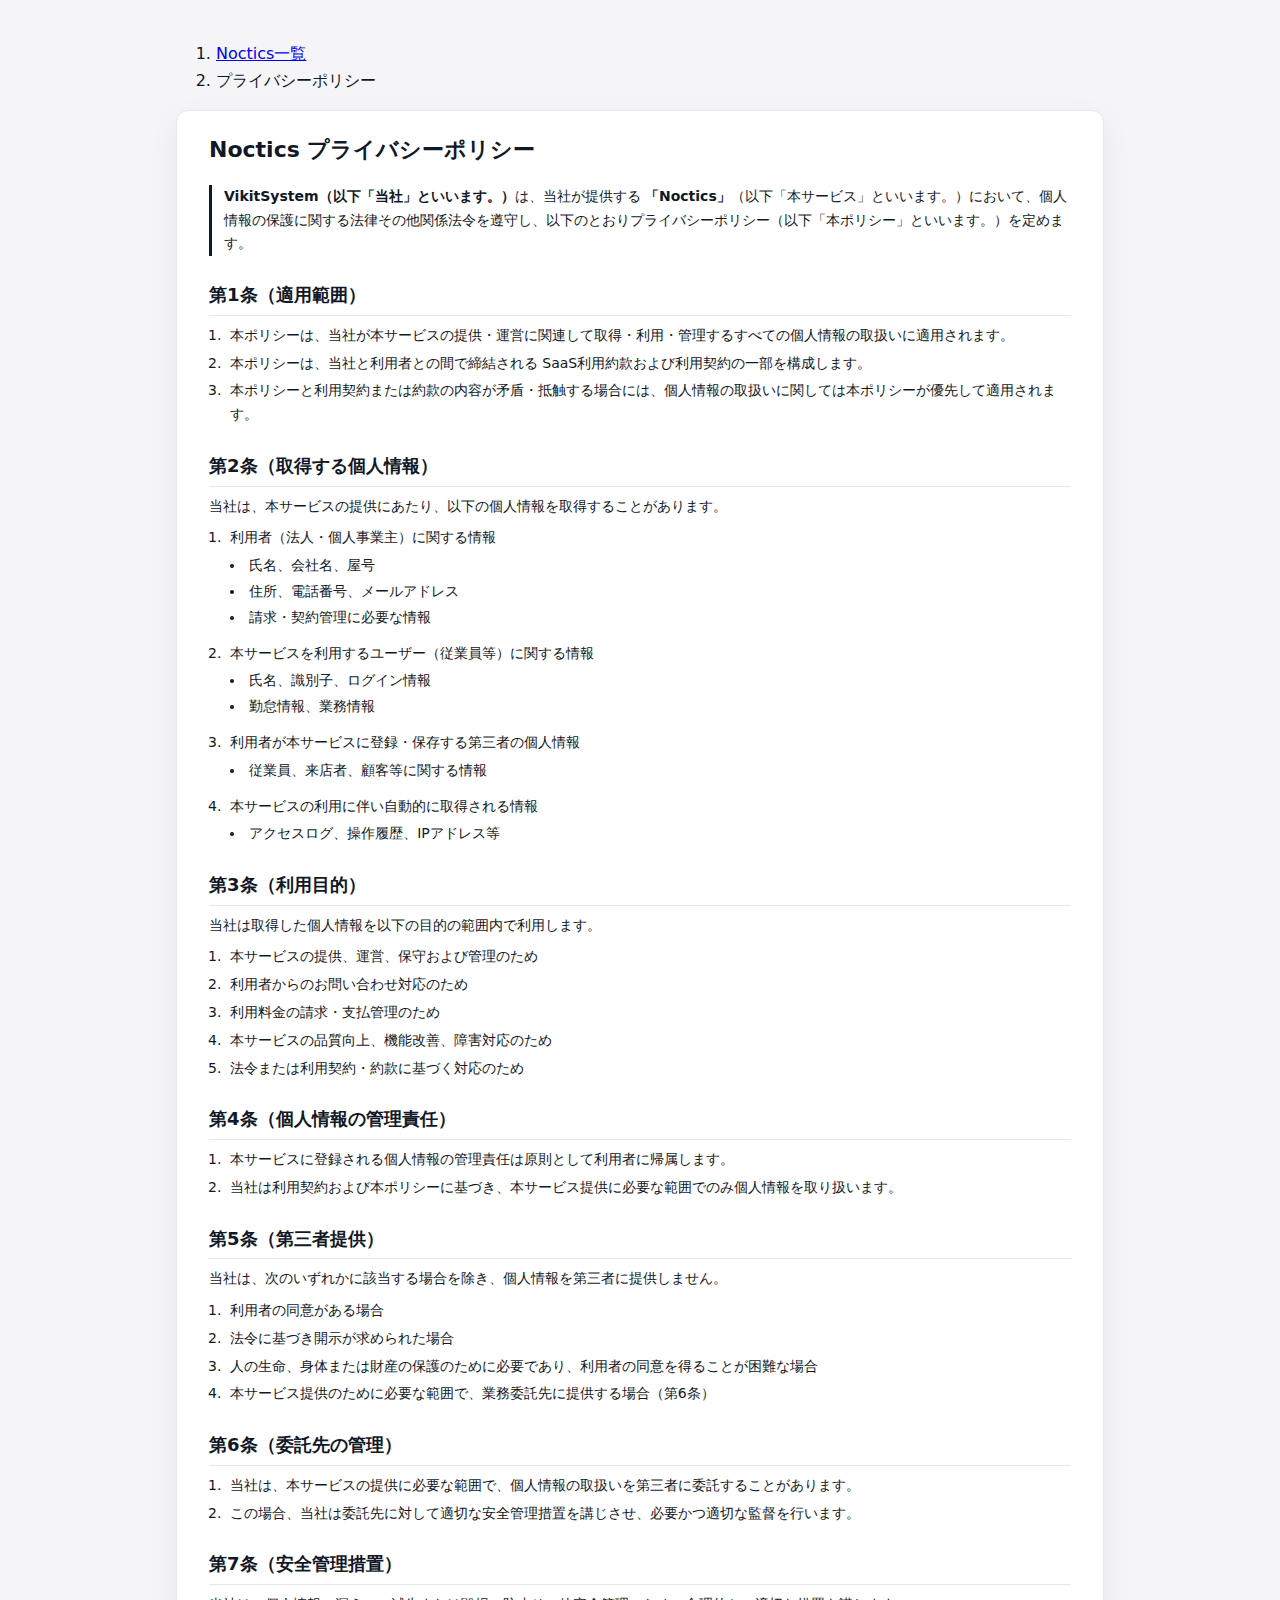
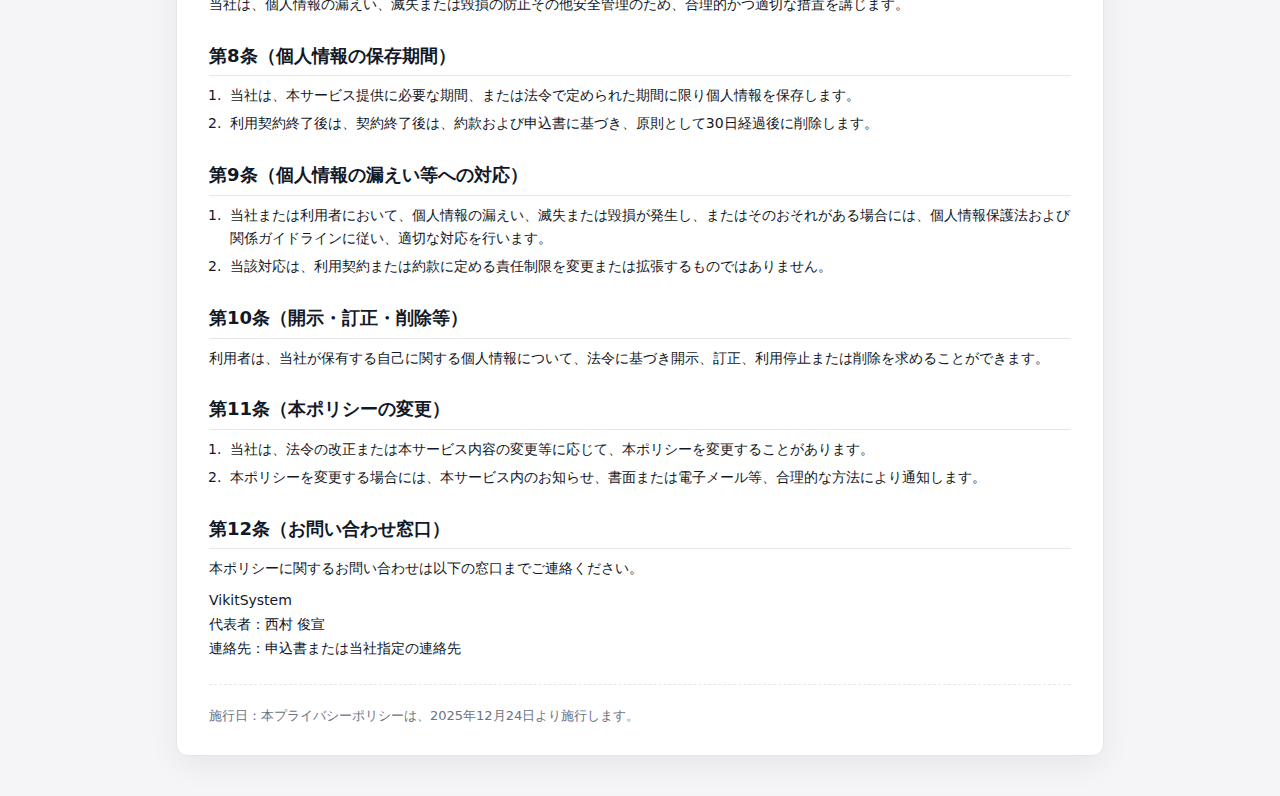
<file: docs/noctics/privacy/index.html>
<!DOCTYPE html>
<html lang="ja">
<head>
  <meta charset="UTF-8" />
  <meta name="viewport" content="width=device-width, initial-scale=1.0" />
  <title>Noctics プライバシーポリシー | VikitSystem</title>
  <meta name="description" content="VikitSystem が提供する「Noctics」のプライバシーポリシーです。" />
  <link rel="stylesheet" href="../../style.css" />
</head>
<body>
  <div class="page">
    <main>
      <nav class="breadcrumb" aria-label="breadcrumb">
        <ol>
          <li><a href="../index.html">Noctics一覧</a></li>
          <li aria-current="page">プライバシーポリシー</li>
        </ol>
      </nav>
      <article class="card">
        <h1 class="card-title">Noctics プライバシーポリシー</h1>

        <section class="intro">
          <p>
            <strong>VikitSystem（以下「当社」といいます。）</strong
            >は、当社が提供する
            <span class="service-name">「Noctics」</span
            >（以下「本サービス」といいます。）において、個人情報の保護に関する法律その他関係法令を遵守し、以下のとおりプライバシーポリシー（以下「本ポリシー」といいます。）を定めます。
          </p>
        </section>

        <!-- 第1条 -->
        <section>
          <h2 class="article-title">第1条（適用範囲）</h2>
          <ol class="article-list">
            <li>
              本ポリシーは、当社が本サービスの提供・運営に関連して取得・利用・管理するすべての個人情報の取扱いに適用されます。
            </li>
            <li>
              本ポリシーは、当社と利用者との間で締結される
              SaaS利用約款および利用契約の一部を構成します。
            </li>
            <li>
              本ポリシーと利用契約または約款の内容が矛盾・抵触する場合には、個人情報の取扱いに関しては本ポリシーが優先して適用されます。
            </li>
          </ol>
        </section>

        <!-- 第2条 -->
        <section>
          <h2 class="article-title">第2条（取得する個人情報）</h2>
          <p class="article-body">
            当社は、本サービスの提供にあたり、以下の個人情報を取得することがあります。
          </p>

          <ol class="article-list">
            <li>
              利用者（法人・個人事業主）に関する情報
              <ul class="bullet-list">
                <li>氏名、会社名、屋号</li>
                <li>住所、電話番号、メールアドレス</li>
                <li>請求・契約管理に必要な情報</li>
              </ul>
            </li>
            <li>
              本サービスを利用するユーザー（従業員等）に関する情報
              <ul class="bullet-list">
                <li>氏名、識別子、ログイン情報</li>
                <li>勤怠情報、業務情報</li>
              </ul>
            </li>
            <li>
              利用者が本サービスに登録・保存する第三者の個人情報
              <ul class="bullet-list">
                <li>従業員、来店者、顧客等に関する情報</li>
              </ul>
            </li>
            <li>
              本サービスの利用に伴い自動的に取得される情報
              <ul class="bullet-list">
                <li>アクセスログ、操作履歴、IPアドレス等</li>
              </ul>
            </li>
          </ol>
        </section>

        <!-- 第3条 -->
        <section>
          <h2 class="article-title">第3条（利用目的）</h2>
          <p class="article-body">
            当社は取得した個人情報を以下の目的の範囲内で利用します。
          </p>
          <ol class="article-list">
            <li>本サービスの提供、運営、保守および管理のため</li>
            <li>利用者からのお問い合わせ対応のため</li>
            <li>利用料金の請求・支払管理のため</li>
            <li>本サービスの品質向上、機能改善、障害対応のため</li>
            <li>法令または利用契約・約款に基づく対応のため</li>
          </ol>
        </section>

        <!-- 第4条 -->
        <section>
          <h2 class="article-title">第4条（個人情報の管理責任）</h2>
          <ol class="article-list">
            <li>
              本サービスに登録される個人情報の管理責任は原則として利用者に帰属します。
            </li>
            <li>
              当社は利用契約および本ポリシーに基づき、本サービス提供に必要な範囲でのみ個人情報を取り扱います。
            </li>
          </ol>
        </section>

        <!-- 第5条 -->
        <section>
          <h2 class="article-title">第5条（第三者提供）</h2>
          <p class="article-body">
            当社は、次のいずれかに該当する場合を除き、個人情報を第三者に提供しません。
          </p>
          <ol class="article-list">
            <li>利用者の同意がある場合</li>
            <li>法令に基づき開示が求められた場合</li>
            <li>
              人の生命、身体または財産の保護のために必要であり、利用者の同意を得ることが困難な場合
            </li>
            <li>
              本サービス提供のために必要な範囲で、業務委託先に提供する場合（第6条）
            </li>
          </ol>
        </section>

        <!-- 第6条 -->
        <section>
          <h2 class="article-title">第6条（委託先の管理）</h2>
          <ol class="article-list">
            <li>
              当社は、本サービスの提供に必要な範囲で、個人情報の取扱いを第三者に委託することがあります。
            </li>
            <li>
              この場合、当社は委託先に対して適切な安全管理措置を講じさせ、必要かつ適切な監督を行います。
            </li>
          </ol>
        </section>

        <!-- 第7条 -->
        <section>
          <h2 class="article-title">第7条（安全管理措置）</h2>
          <p class="article-body">
            当社は、個人情報の漏えい、滅失または毀損の防止その他安全管理のため、合理的かつ適切な措置を講じます。
          </p>
        </section>

        <!-- 第8条 -->
        <section>
          <h2 class="article-title">第8条（個人情報の保存期間）</h2>
          <ol class="article-list">
            <li>
              当社は、本サービス提供に必要な期間、または法令で定められた期間に限り個人情報を保存します。
            </li>
            <li>
              利用契約終了後は、契約終了後は、約款および申込書に基づき、原則として30日経過後に削除します。
            </li>
          </ol>
        </section>

        <!-- 第9条 -->
        <section>
          <h2 class="article-title">第9条（個人情報の漏えい等への対応）</h2>
          <ol class="article-list">
            <li>
              当社または利用者において、個人情報の漏えい、滅失または毀損が発生し、またはそのおそれがある場合には、個人情報保護法および関係ガイドラインに従い、適切な対応を行います。
            </li>
            <li>
              当該対応は、利用契約または約款に定める責任制限を変更または拡張するものではありません。
            </li>
          </ol>
        </section>

        <!-- 第10条 -->
        <section>
          <h2 class="article-title">第10条（開示・訂正・削除等）</h2>
          <p class="article-body">
            利用者は、当社が保有する自己に関する個人情報について、法令に基づき開示、訂正、利用停止または削除を求めることができます。
          </p>
        </section>

        <!-- 第11条 -->
        <section>
          <h2 class="article-title">第11条（本ポリシーの変更）</h2>
          <ol class="article-list">
            <li>
              当社は、法令の改正または本サービス内容の変更等に応じて、本ポリシーを変更することがあります。
            </li>
            <li>
              本ポリシーを変更する場合には、本サービス内のお知らせ、書面または電子メール等、合理的な方法により通知します。
            </li>
          </ol>
        </section>

        <!-- 第12条 -->
        <section>
          <h2 class="article-title">第12条（お問い合わせ窓口）</h2>
          <p class="article-body">
            本ポリシーに関するお問い合わせは以下の窓口までご連絡ください。
          </p>
          <p class="article-body">
            VikitSystem<br />
            代表者：西村 俊宣<br />
            連絡先：申込書または当社指定の連絡先
          </p>
        </section>

        <div class="section-footer">
          <div class="enact">
            施行日：本プライバシーポリシーは、2025年12月24日より施行します。
          </div>
        </div>
      </article>
    </main>
  </div>
</body>
</html>
</file>
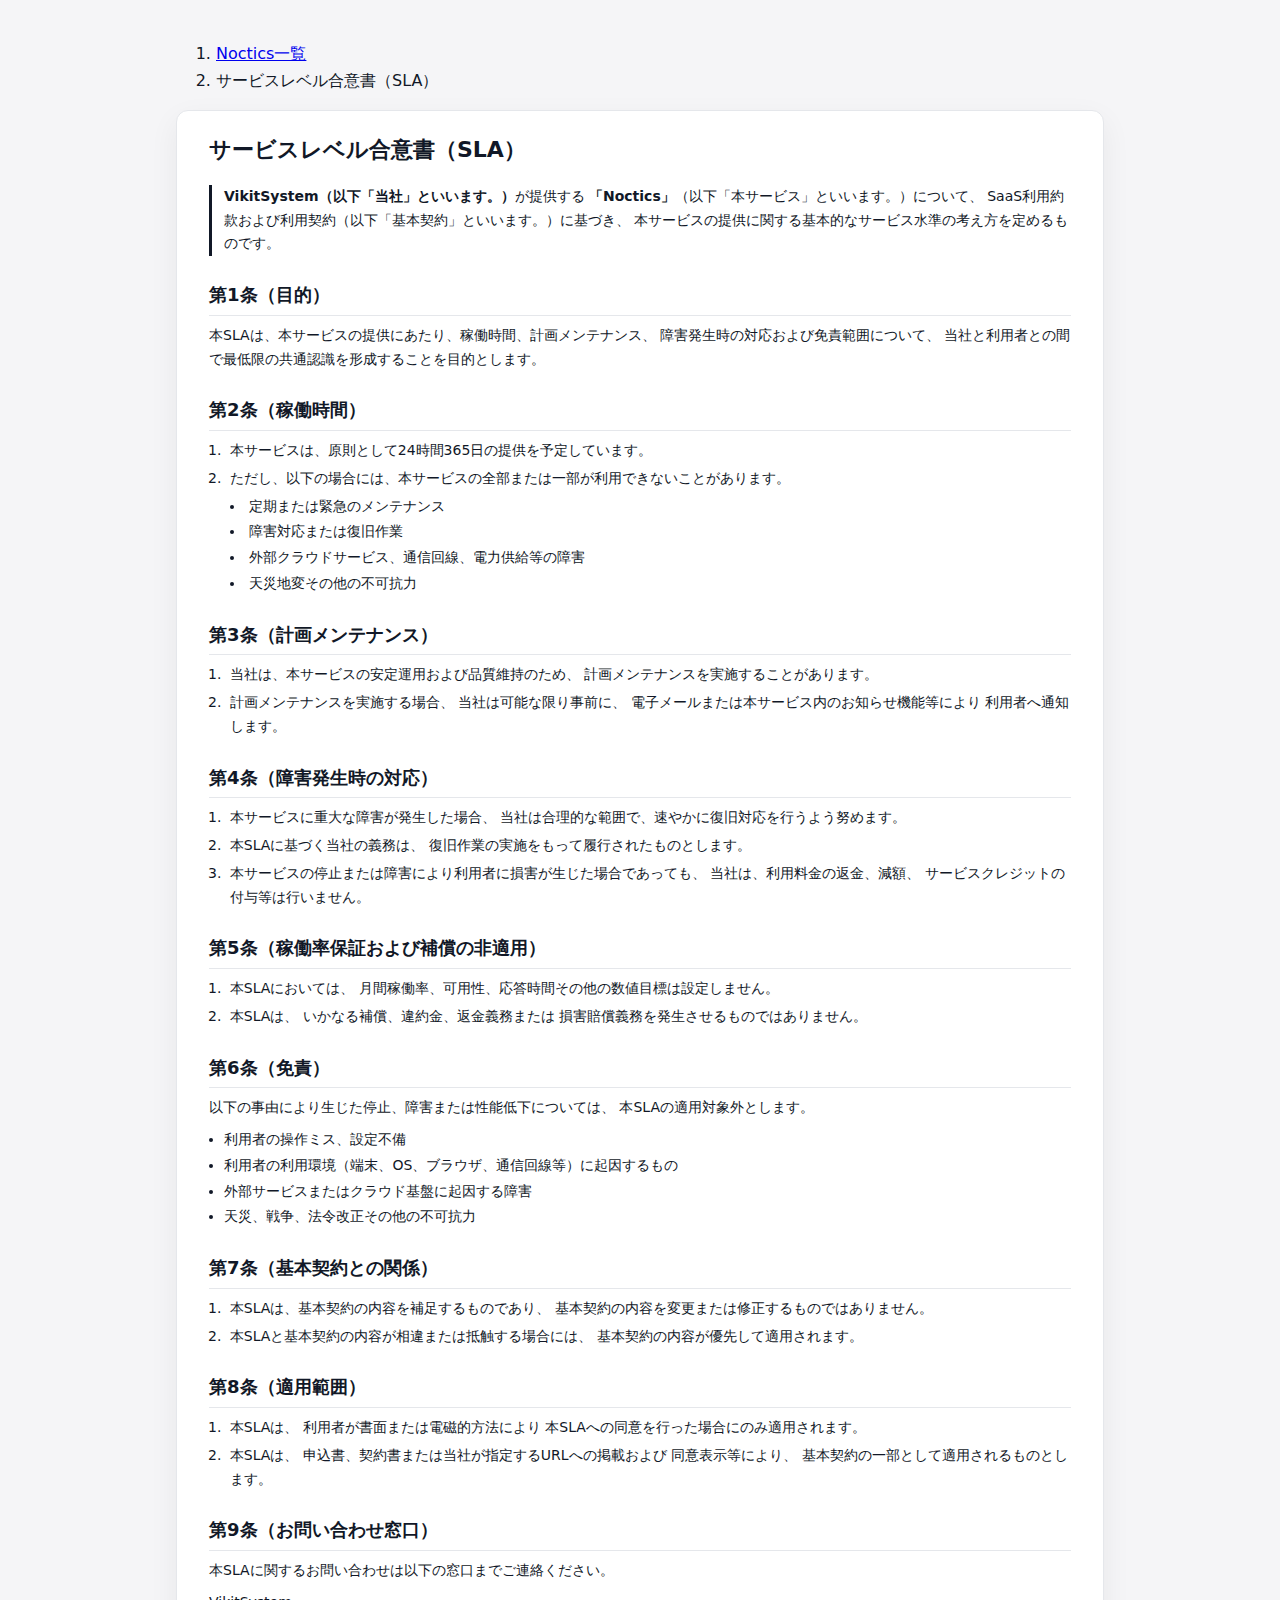
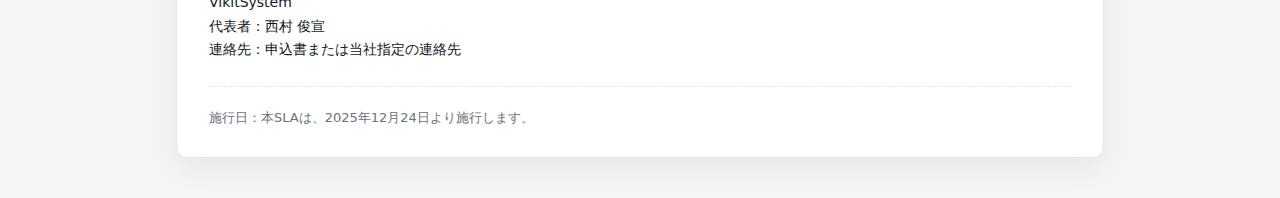
<file: docs/noctics/sla/index.html>
<!DOCTYPE html>
<html lang="ja">
<head>
  <meta charset="UTF-8" />
  <meta name="viewport" content="width=device-width, initial-scale=1.0" />
  <title>Noctics サービスレベル合意書（SLA） | VikitSystem</title>
  <meta
    name="description"
    content="「Noctics」に関するサービスレベル合意書（SLA）です。"
  />
  <link rel="stylesheet" href="../../style.css" />
</head>
<body>
  <div class="page">
    <main>
      <!-- パンくず -->
      <nav class="breadcrumb" aria-label="breadcrumb">
        <ol>
          <li><a href="../index.html">Noctics一覧</a></li>
          <li aria-current="page">サービスレベル合意書（SLA）</li>
        </ol>
      </nav>

      <article class="card">
        <h1 class="card-title">サービスレベル合意書（SLA）</h1>

        <section class="intro">
          <p>
            <strong>VikitSystem（以下「当社」といいます。）</strong>が提供する
            <span class="service-name">「Noctics」</span>（以下「本サービス」といいます。）について、
            SaaS利用約款および利用契約（以下「基本契約」といいます。）に基づき、
            本サービスの提供に関する基本的なサービス水準の考え方を定めるものです。
          </p>
        </section>

        <!-- 第1条 -->
        <section>
          <h2 class="article-title">第1条（目的）</h2>
          <p class="article-body">
            本SLAは、本サービスの提供にあたり、稼働時間、計画メンテナンス、
            障害発生時の対応および免責範囲について、
            当社と利用者との間で最低限の共通認識を形成することを目的とします。
          </p>
        </section>

        <!-- 第2条 -->
        <section>
          <h2 class="article-title">第2条（稼働時間）</h2>
          <ol class="article-list">
            <li>
              本サービスは、原則として24時間365日の提供を予定しています。
            </li>
            <li>
              ただし、以下の場合には、本サービスの全部または一部が利用できないことがあります。
              <ul class="bullet-list">
                <li>定期または緊急のメンテナンス</li>
                <li>障害対応または復旧作業</li>
                <li>外部クラウドサービス、通信回線、電力供給等の障害</li>
                <li>天災地変その他の不可抗力</li>
              </ul>
            </li>
          </ol>
        </section>

        <!-- 第3条 -->
        <section>
          <h2 class="article-title">第3条（計画メンテナンス）</h2>
          <ol class="article-list">
            <li>
              当社は、本サービスの安定運用および品質維持のため、
              計画メンテナンスを実施することがあります。
            </li>
            <li>
              計画メンテナンスを実施する場合、
              当社は可能な限り事前に、
              電子メールまたは本サービス内のお知らせ機能等により
              利用者へ通知します。
            </li>
          </ol>
        </section>

        <!-- 第4条 -->
        <section>
          <h2 class="article-title">第4条（障害発生時の対応）</h2>
          <ol class="article-list">
            <li>
              本サービスに重大な障害が発生した場合、
              当社は合理的な範囲で、速やかに復旧対応を行うよう努めます。
            </li>
            <li>
              本SLAに基づく当社の義務は、
              復旧作業の実施をもって履行されたものとします。
            </li>
            <li>
              本サービスの停止または障害により利用者に損害が生じた場合であっても、
              当社は、利用料金の返金、減額、
              サービスクレジットの付与等は行いません。
            </li>
          </ol>
        </section>

        <!-- 第5条 -->
        <section>
          <h2 class="article-title">第5条（稼働率保証および補償の非適用）</h2>
          <ol class="article-list">
            <li>
              本SLAにおいては、
              月間稼働率、可用性、応答時間その他の数値目標は設定しません。
            </li>
            <li>
              本SLAは、
              いかなる補償、違約金、返金義務または
              損害賠償義務を発生させるものではありません。
            </li>
          </ol>
        </section>

        <!-- 第6条 -->
        <section>
          <h2 class="article-title">第6条（免責）</h2>
          <p class="article-body">
            以下の事由により生じた停止、障害または性能低下については、
            本SLAの適用対象外とします。
          </p>
          <ul class="bullet-list">
            <li>利用者の操作ミス、設定不備</li>
            <li>利用者の利用環境（端末、OS、ブラウザ、通信回線等）に起因するもの</li>
            <li>外部サービスまたはクラウド基盤に起因する障害</li>
            <li>天災、戦争、法令改正その他の不可抗力</li>
          </ul>
        </section>

        <!-- 第7条 -->
        <section>
          <h2 class="article-title">第7条（基本契約との関係）</h2>
          <ol class="article-list">
            <li>
              本SLAは、基本契約の内容を補足するものであり、
              基本契約の内容を変更または修正するものではありません。
            </li>
            <li>
              本SLAと基本契約の内容が相違または抵触する場合には、
              基本契約の内容が優先して適用されます。
            </li>
          </ol>
        </section>

        <!-- 第8条 -->
        <section>
          <h2 class="article-title">第8条（適用範囲）</h2>
          <ol class="article-list">
            <li>
              本SLAは、
              利用者が書面または電磁的方法により
              本SLAへの同意を行った場合にのみ適用されます。
            </li>
            <li>
              本SLAは、
              申込書、契約書または当社が指定するURLへの掲載および
              同意表示等により、
              基本契約の一部として適用されるものとします。
            </li>
          </ol>
        </section>

        <section>
          <h2 class="article-title">第9条（お問い合わせ窓口）</h2>
          <p class="article-body">
            本SLAに関するお問い合わせは以下の窓口までご連絡ください。
          </p>
          <p class="article-body">
            VikitSystem<br />
            代表者：西村 俊宣<br />
            連絡先：申込書または当社指定の連絡先
          </p>
        </section>

        <div class="section-footer">
          <div class="enact">
            施行日：本SLAは、2025年12月24日より施行します。
          </div>
        </div>
      </article>
    </main>
  </div>
</body>
</html>
</file>
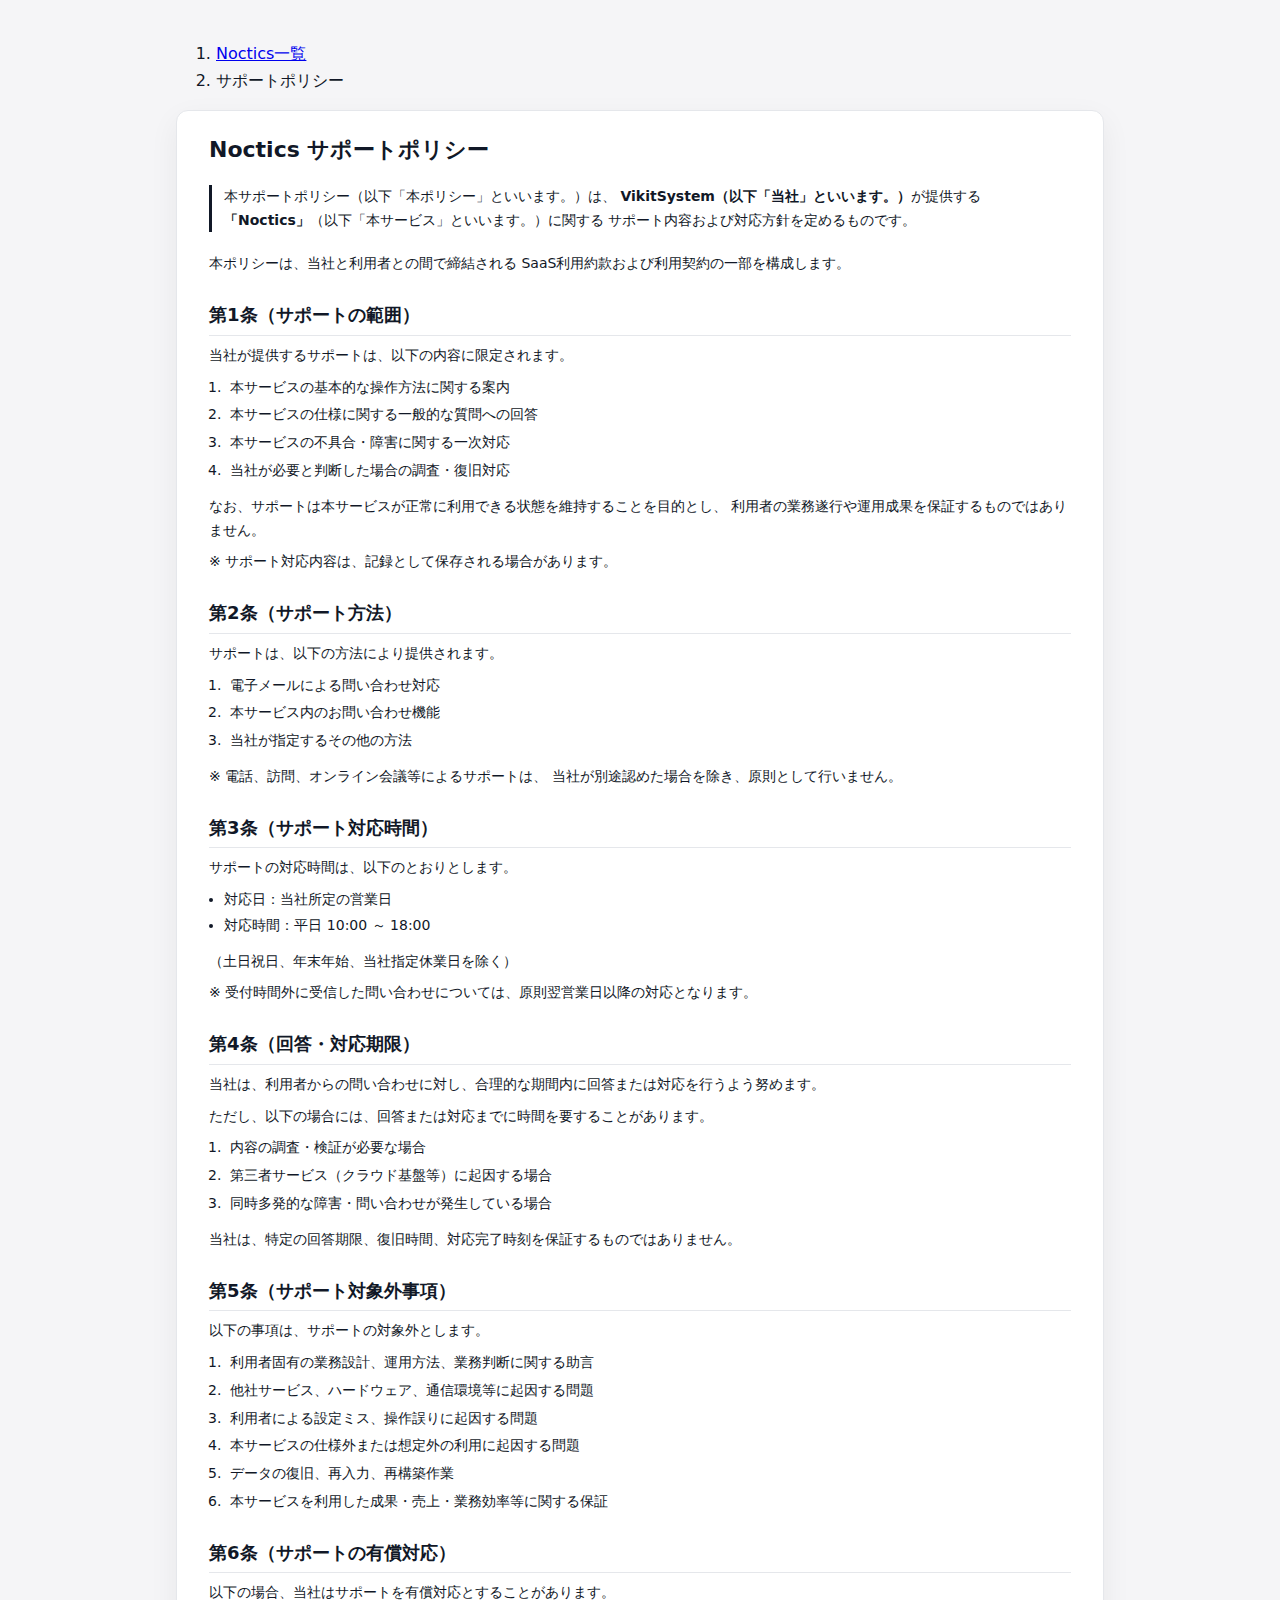
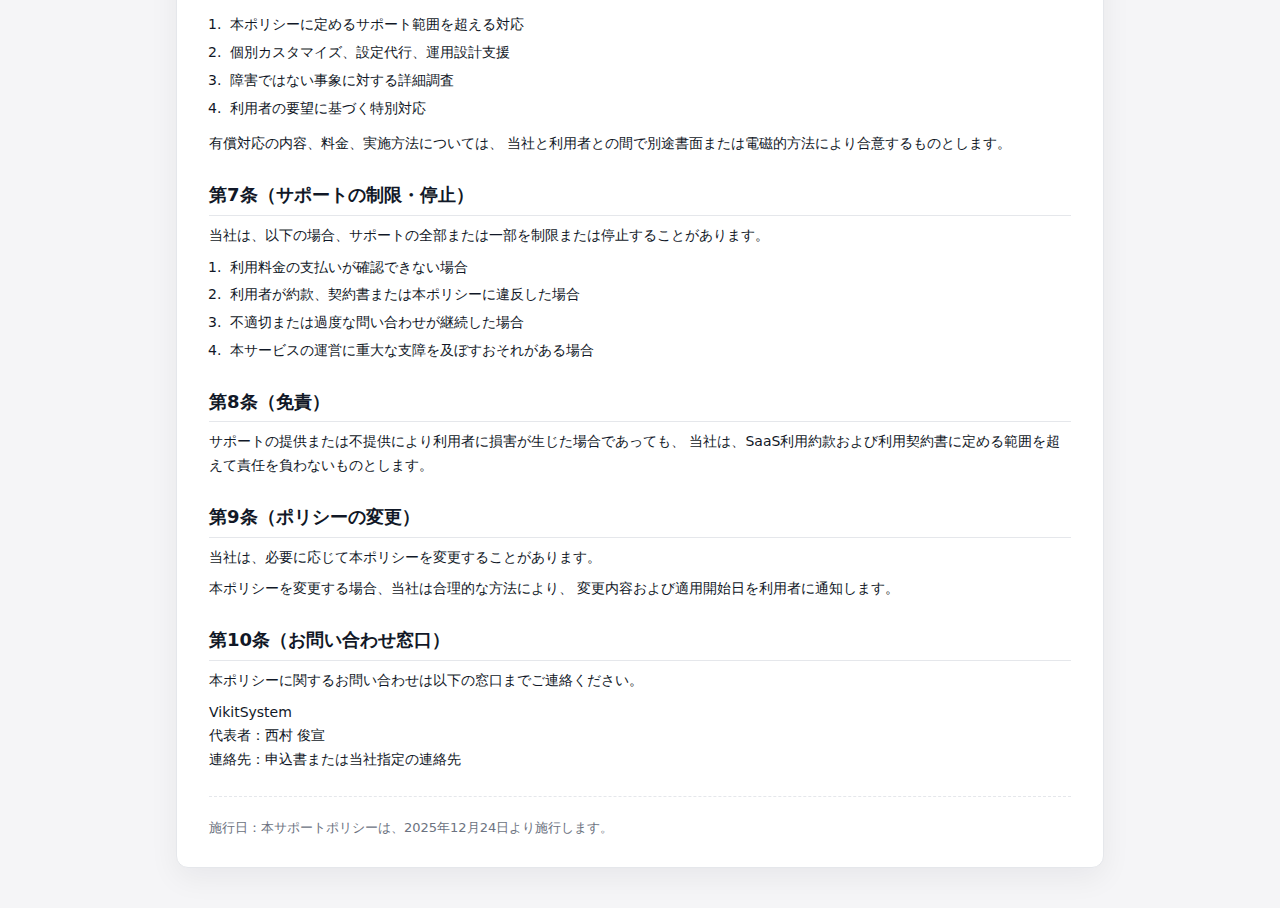
<file: docs/noctics/support/index.html>
<!DOCTYPE html>
<html lang="ja">
<head>
  <meta charset="UTF-8" />
  <meta name="viewport" content="width=device-width, initial-scale=1.0" />
  <title>Noctics サポートポリシー | VikitSystem</title>
  <meta
    name="description"
    content="VikitSystem が提供する「Noctics」のサポートポリシーです。"
  />
  <!-- 共通CSS -->
  <link rel="stylesheet" href="../../style.css" />
</head>
<body>
  <div class="page">
    <main>
      <nav class="breadcrumb" aria-label="breadcrumb">
        <ol>
          <li><a href="../index.html">Noctics一覧</a></li>
          <li aria-current="page">サポートポリシー</li>
        </ol>
      </nav>
      <article class="card">
        <h1 class="card-title">Noctics サポートポリシー</h1>

        <section class="intro">
          <p>
            本サポートポリシー（以下「本ポリシー」といいます。）は、
            <strong>VikitSystem（以下「当社」といいます。）</strong>が提供する
            <span class="service-name">「Noctics」</span>（以下「本サービス」といいます。）に関する
            サポート内容および対応方針を定めるものです。
          </p>
        </section>

        <p class="article-body">
          本ポリシーは、当社と利用者との間で締結される SaaS利用約款および利用契約の一部を構成します。
        </p>

        <!-- 第1条 -->
        <section>
          <h2 class="article-title">第1条（サポートの範囲）</h2>
          <p class="article-body">
            当社が提供するサポートは、以下の内容に限定されます。
          </p>
          <ol class="article-list">
            <li>本サービスの基本的な操作方法に関する案内</li>
            <li>本サービスの仕様に関する一般的な質問への回答</li>
            <li>本サービスの不具合・障害に関する一次対応</li>
            <li>当社が必要と判断した場合の調査・復旧対応</li>
          </ol>
          <p class="article-body">
            なお、サポートは本サービスが正常に利用できる状態を維持することを目的とし、
            利用者の業務遂行や運用成果を保証するものではありません。
          </p>
          <p class="article-body">
            ※ サポート対応内容は、記録として保存される場合があります。
          </p>
        </section>

        <!-- 第2条 -->
        <section>
          <h2 class="article-title">第2条（サポート方法）</h2>
          <p class="article-body">
            サポートは、以下の方法により提供されます。
          </p>
          <ol class="article-list">
            <li>電子メールによる問い合わせ対応</li>
            <li>本サービス内のお問い合わせ機能</li>
            <li>当社が指定するその他の方法</li>
          </ol>
          <p class="article-body">
            ※ 電話、訪問、オンライン会議等によるサポートは、
            当社が別途認めた場合を除き、原則として行いません。
          </p>
        </section>

        <!-- 第3条 -->
        <section>
          <h2 class="article-title">第3条（サポート対応時間）</h2>
          <p class="article-body">
            サポートの対応時間は、以下のとおりとします。
          </p>
          <ul class="bullet-list">
            <li>対応日：当社所定の営業日</li>
            <li>対応時間：平日 10:00 ～ 18:00</li>
          </ul>
          <p class="article-body">
            （土日祝日、年末年始、当社指定休業日を除く）
          </p>
          <p class="article-body">
            ※ 受付時間外に受信した問い合わせについては、原則翌営業日以降の対応となります。
          </p>
        </section>

        <!-- 第4条 -->
        <section>
          <h2 class="article-title">第4条（回答・対応期限）</h2>
          <p class="article-body">
            当社は、利用者からの問い合わせに対し、合理的な期間内に回答または対応を行うよう努めます。
          </p>
          <p class="article-body">
            ただし、以下の場合には、回答または対応までに時間を要することがあります。
          </p>
          <ol class="article-list">
            <li>内容の調査・検証が必要な場合</li>
            <li>第三者サービス（クラウド基盤等）に起因する場合</li>
            <li>同時多発的な障害・問い合わせが発生している場合</li>
          </ol>
          <p class="article-body">
            当社は、特定の回答期限、復旧時間、対応完了時刻を保証するものではありません。
          </p>
        </section>

        <!-- 第5条 -->
        <section>
          <h2 class="article-title">第5条（サポート対象外事項）</h2>
          <p class="article-body">
            以下の事項は、サポートの対象外とします。
          </p>
          <ol class="article-list">
            <li>利用者固有の業務設計、運用方法、業務判断に関する助言</li>
            <li>他社サービス、ハードウェア、通信環境等に起因する問題</li>
            <li>利用者による設定ミス、操作誤りに起因する問題</li>
            <li>本サービスの仕様外または想定外の利用に起因する問題</li>
            <li>データの復旧、再入力、再構築作業</li>
            <li>本サービスを利用した成果・売上・業務効率等に関する保証</li>
          </ol>
        </section>

        <!-- 第6条 -->
        <section>
          <h2 class="article-title">第6条（サポートの有償対応）</h2>
          <p class="article-body">
            以下の場合、当社はサポートを有償対応とすることがあります。
          </p>
          <ol class="article-list">
            <li>本ポリシーに定めるサポート範囲を超える対応</li>
            <li>個別カスタマイズ、設定代行、運用設計支援</li>
            <li>障害ではない事象に対する詳細調査</li>
            <li>利用者の要望に基づく特別対応</li>
          </ol>
          <p class="article-body">
            有償対応の内容、料金、実施方法については、
            当社と利用者との間で別途書面または電磁的方法により合意するものとします。
          </p>
        </section>

        <!-- 第7条 -->
        <section>
          <h2 class="article-title">第7条（サポートの制限・停止）</h2>
          <p class="article-body">
            当社は、以下の場合、サポートの全部または一部を制限または停止することがあります。
          </p>
          <ol class="article-list">
            <li>利用料金の支払いが確認できない場合</li>
            <li>利用者が約款、契約書または本ポリシーに違反した場合</li>
            <li>不適切または過度な問い合わせが継続した場合</li>
            <li>本サービスの運営に重大な支障を及ぼすおそれがある場合</li>
          </ol>
        </section>

        <!-- 第8条 -->
        <section>
          <h2 class="article-title">第8条（免責）</h2>
          <p class="article-body">
            サポートの提供または不提供により利用者に損害が生じた場合であっても、
            当社は、SaaS利用約款および利用契約書に定める範囲を超えて責任を負わないものとします。
          </p>
        </section>

        <!-- 第9条 -->
        <section>
          <h2 class="article-title">第9条（ポリシーの変更）</h2>
          <p class="article-body">
            当社は、必要に応じて本ポリシーを変更することがあります。
          </p>
          <p class="article-body">
            本ポリシーを変更する場合、当社は合理的な方法により、
            変更内容および適用開始日を利用者に通知します。
          </p>
        </section>
        
        <section>
          <h2 class="article-title">第10条（お問い合わせ窓口）</h2>
          <p class="article-body">
            本ポリシーに関するお問い合わせは以下の窓口までご連絡ください。
          </p>
          <p class="article-body">
            VikitSystem<br />
            代表者：西村 俊宣<br />
            連絡先：申込書または当社指定の連絡先
          </p>
        </section>

        <div class="section-footer">
          <div class="enact">
            施行日：本サポートポリシーは、2025年12月24日より施行します。
          </div>
        </dev>
      </article>
    </main>
  </div>
</body>
</html>
</file>
<file: style.css>
:root {
  --bg: #f5f5f7;
  --card-bg: #ffffff;
  --border: #e5e7eb;
  --text-main: #111827;
  --text-muted: #6b7280;
  --accent: #111827;
  --accent-soft: #e5e7eb;
}

* {
  box-sizing: border-box;
}

body {
  margin: 0;
  font-family: system-ui, -apple-system, BlinkMacSystemFont, "Segoe UI",
    sans-serif;
  background: var(--bg);
  color: var(--text-main);
  line-height: 1.7;
}

.page {
  max-width: 960px;
  margin: 0 auto;
  padding: 24px 16px 40px;
}

.card-title {
  font-size: 22px;
  font-weight: 700;
  margin: 0 0 16px;
  color: var(--text-main);
}

.card {
  background: var(--card-bg);
  border-radius: 12px;
  padding: 24px 20px 28px;
  box-shadow: 0 10px 30px rgba(15, 23, 42, 0.06);
  border: 1px solid var(--border);
  margin-bottom: 18px;
}

@media (min-width: 640px) {
  .card {
    padding: 28px 32px 36px;
  }
}

.intro {
  border-left: 3px solid var(--accent);
  padding-left: 12px;
  margin-bottom: 20px;
}

.intro p {
  margin: 0;
  font-size: 14px;
}

.service-name {
  font-weight: 600;
}

h2.article-title {
  font-size: 18px;
  margin: 24px 0 8px;
  padding-bottom: 4px;
  border-bottom: 1px solid var(--accent-soft);
}

.article-body {
  font-size: 14px;
  margin: 0 0 8px;
}

ol.article-list {
  margin: 4px 0 12px 1.2em;
  padding: 0;
  font-size: 14px;
}

ol.article-list li {
  margin: 4px 0;
  padding-left: 4px;
}

ul.bullet-list {
  margin: 4px 0 12px 1.1em;
  padding: 0;
  font-size: 14px;
  list-style: disc;
}

ul.bullet-list li {
  margin: 2px 0;
}

.section-footer {
  margin-top: 24px;
  padding-top: 12px;
  border-top: 1px dashed var(--accent-soft);
  font-size: 13px;
  color: var(--text-muted);
}

.enact {
  margin-top: 8px;
  font-size: 13px;
}

/** 以下root用 */

.card-list {
  display: flex;
  flex-direction: column;
  gap: 20px;
}

@media (min-width: 640px) {
  .card-list {
    grid-template-columns: repeat(auto-fill, minmax(280px, 1fr));
  }
}

.card-link {
  text-decoration: none;
  color: inherit;
  display: block;
  transition: transform 0.08s ease, box-shadow 0.15s ease;
}

.card-link:hover {
  transform: translateY(-2px); /* ← -3px → -2pxに控えめ */
  box-shadow: 0 6px 18px rgba(0, 0, 0, 0.06); /* ← もっと軽く */
}

.card-title-center {
  font-size: 20px;
  font-weight: 600;
  margin-bottom: 12px;
}

.card-description {
  font-size: 14px;
  color: var(--text-muted);
  line-height: 1.6;
}
</file>
<file: docs/style.css>
:root {
  --bg: #f5f5f7;
  --card-bg: #ffffff;
  --border: #e5e7eb;
  --text-main: #111827;
  --text-muted: #6b7280;
  --accent: #111827;
  --accent-soft: #e5e7eb;
}

* {
  box-sizing: border-box;
}

body {
  margin: 0;
  font-family: system-ui, -apple-system, BlinkMacSystemFont, "Segoe UI",
    sans-serif;
  background: var(--bg);
  color: var(--text-main);
  line-height: 1.7;
}

.page {
  max-width: 960px;
  margin: 0 auto;
  padding: 24px 16px 40px;
}

.card-title {
  font-size: 22px;
  font-weight: 700;
  margin: 0 0 16px;
  color: var(--text-main);
}

.card {
  background: var(--card-bg);
  border-radius: 12px;
  padding: 24px 20px 28px;
  box-shadow: 0 10px 30px rgba(15, 23, 42, 0.06);
  border: 1px solid var(--border);
}

.card-wrapper {
  margin-bottom: 2px; /* ← ここに余白 */
}

@media (min-width: 640px) {
  .card {
    padding: 20px 32px 28px;
  }
}

.intro {
  border-left: 3px solid var(--accent);
  padding-left: 12px;
  margin-bottom: 20px;
}

.intro p {
  margin: 0;
  font-size: 14px;
}

.service-name {
  font-weight: 600;
}

h2.article-title {
  font-size: 18px;
  margin: 24px 0 8px;
  padding-bottom: 4px;
  border-bottom: 1px solid var(--accent-soft);
}

.article-body {
  font-size: 14px;
  margin: 0 0 8px;
}

ol.article-list {
  margin: 4px 0 12px 1.2em;
  padding: 0;
  font-size: 14px;
}

ol.article-list li {
  margin: 4px 0;
  padding-left: 4px;
}

ul.bullet-list {
  margin: 4px 0 12px 1.1em;
  padding: 0;
  font-size: 14px;
  list-style: disc;
}

ul.bullet-list li {
  margin: 2px 0;
}

.section-footer {
  margin-top: 24px;
  padding-top: 12px;
  border-top: 1px dashed var(--accent-soft);
  font-size: 13px;
  color: var(--text-muted);
}

.enact {
  margin-top: 8px;
  font-size: 13px;
}

/** 以下root用 */

.card-list {
  display: flex;
  flex-direction: column;
  gap: 20px;
}

@media (min-width: 640px) {
  .card-list {
    grid-template-columns: repeat(auto-fill, minmax(280px, 1fr));
  }
}

.card-link {
  text-decoration: none;
  color: inherit;
  display: block;
  transition: transform 0.08s ease, box-shadow 0.15s ease;
}

.card-link:hover {
  transform: translateY(-2px); /* ← -3px → -2pxに控えめ */
  box-shadow: 0 6px 18px rgba(0, 0, 0, 0.06); /* ← もっと軽く */
}

.card-title-center {
  font-size: 20px;
  font-weight: 600;
  margin-bottom: 12px;
}

.card-description {
  font-size: 14px;
  color: var(--text-muted);
  line-height: 1.6;
}
</file>
